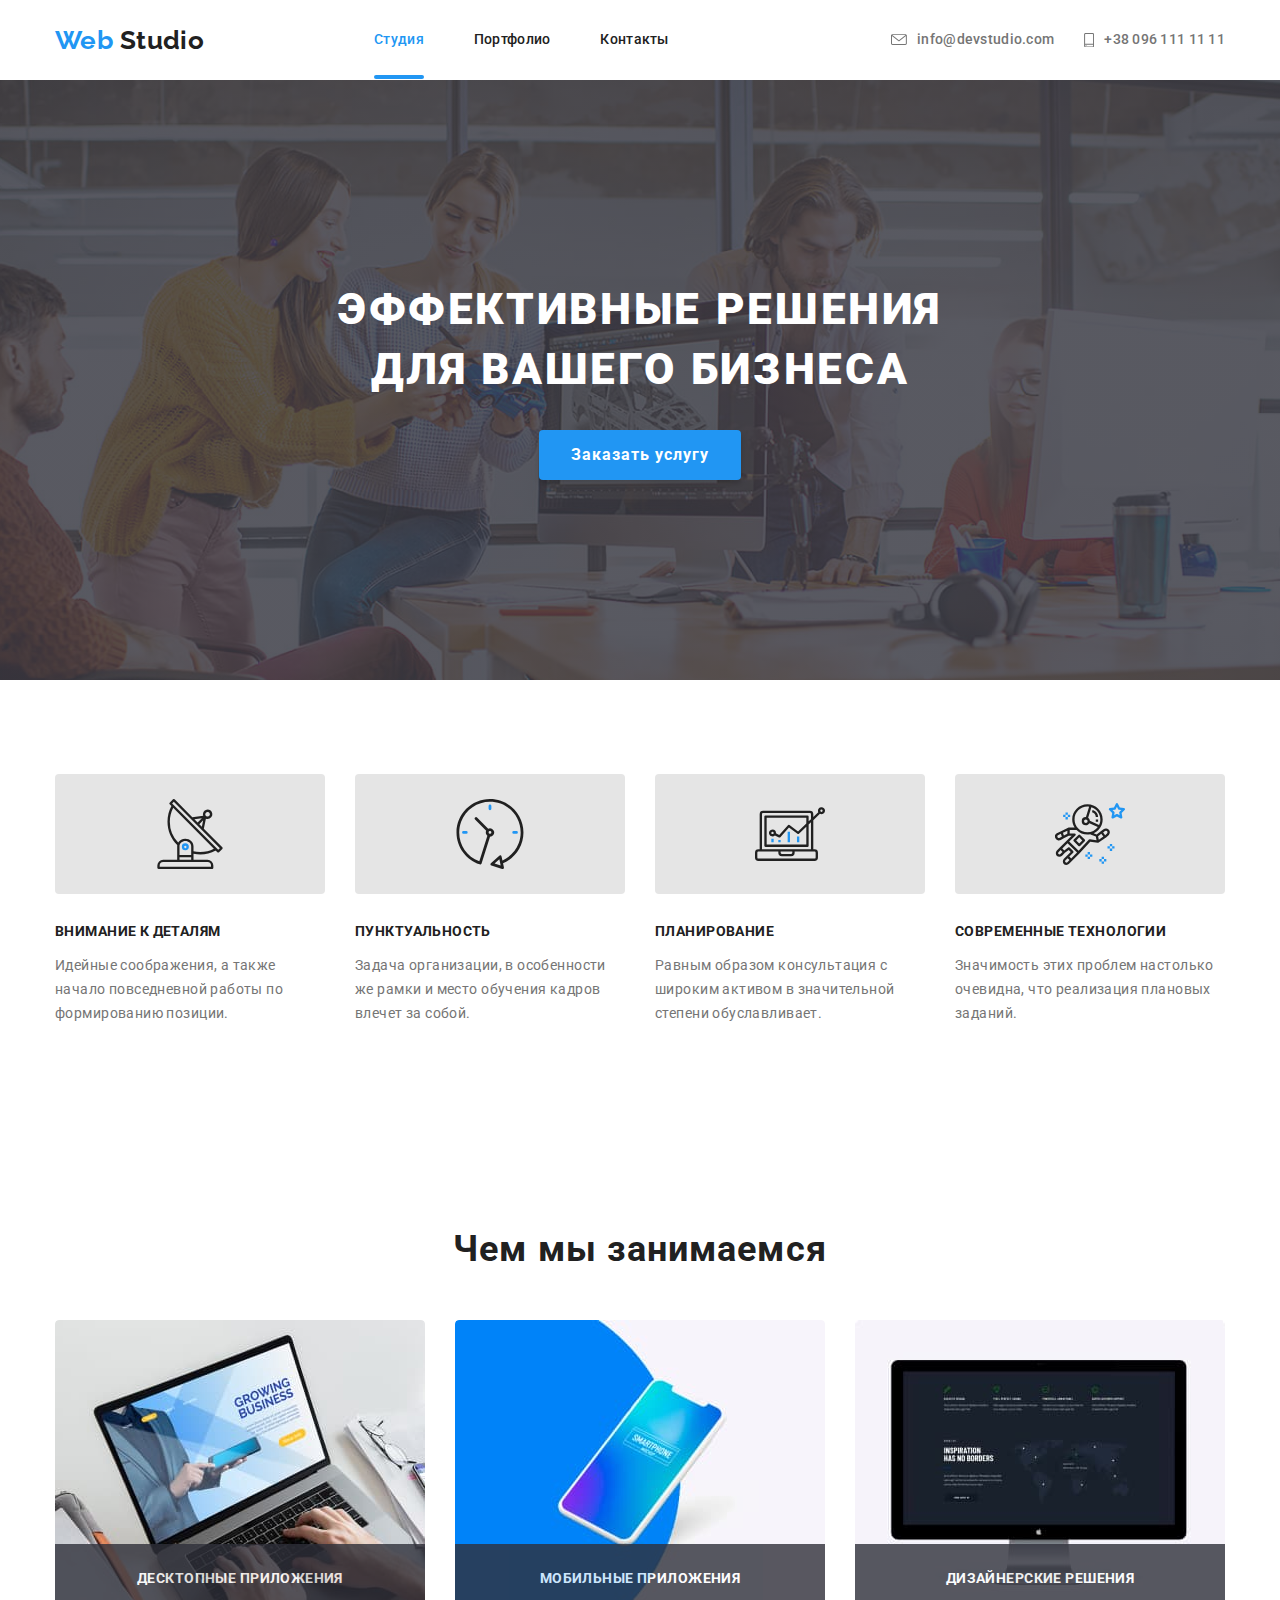
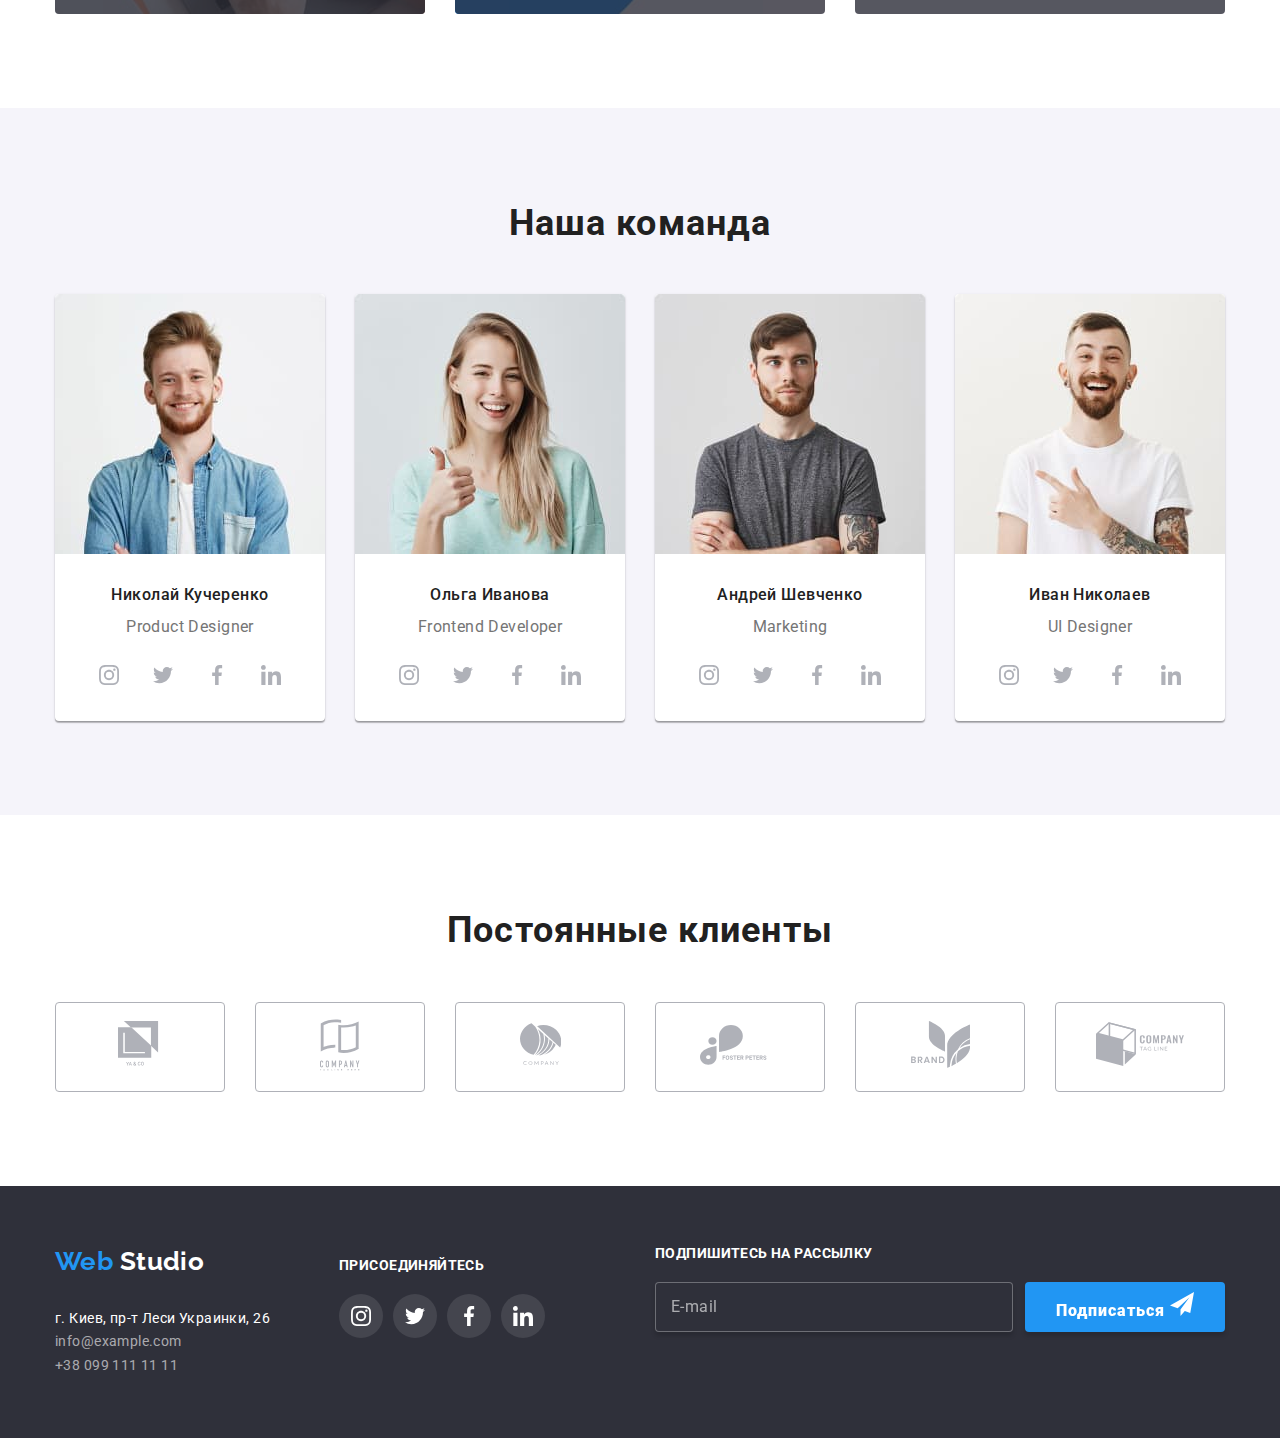
<file: index.html>
<!DOCTYPE html>
<html lang="ru">
  <head>
    <meta charset="UTF-8" />
    <meta name="viewport" content="width=device-width, initial-scale=1.0" />
    <title lang="en">Web Studio</title>
    <link
      href="https://fonts.googleapis.com/css2?family=Raleway:wght@700&family=Roboto:wght@400;500;700;900&display=swap"
      rel="stylesheet"
    />
    <!-- <link
      rel="stylesheet"
      href="https://cdnjs.cloudflare.com/ajax/libs/modern-normalize/0.6.0/modern-normalize.min.css"
    /> -->
    <!-- <link rel="stylesheet" href="./css/styles.css" /> -->
    <link rel="stylesheet" href="./css/main.min.css" />
  </head>

  <body>
    <header class="page-header">
      <div class="container">
        <nav class="main-nav">
          <a href="./index.html" lang="en" class="logo"
            ><span class="logo-accent">Web</span> Studio</a
          >
          <button
            type="button"
            class="menu-button is-open"
            aria-expanded="false"
            aria-controls="menu-container"
            data-menu-button
          >
            <svg
              width="40"
              height="40"
              aria-label="Переключатель мобильного меню"
            >
              <use class="icon-cross" href="./images/sprite.svg#cross"></use>
              <use class="icon-menu" href="./images/sprite.svg#menu"></use>
            </svg>
          </button>
        
        <div class="menu-container" data-menu>
          <menu class="site-menu">
            <li class="site-menu-item">
              <div class="current-page">
                <a href="./index.html" class="site-menu-ref">Студия</a>
              </div>
            </li>
            <li class="site-menu-item">
              <div>
                <a href="./portfolio.html" class="site-menu-ref">Портфолио</a>
              </div>
            </li>
            <li class="site-menu-item">
              <div>
                <a href="" class="site-menu-ref">Контакты</a>
              </div>
            </li>
          </menu>

          <ul class="contacts">
            <li>
              <a href="mailto:info@devstudio.com" class="contacts-ref">
                <!-- <img src="./images/icon-envelope.svg" alt="Почта компании" /> -->
                <svg class="mailto" width="16" height="11.2">
                  <use href="./images/sprite.svg#icon-mailto"></use>
                </svg>
                info@devstudio.com</a
              >
            </li>

            <li>
              <a href="tel:+380961111111" class="contacts-ref">
                <!-- <img src="./images/smartphone.svg" alt="Телефон компании" /> -->
                <svg class="tel" width="10" height="14.94">
                  <use href="./images/sprite.svg#icon-tel"></use>
                </svg>
                +38 096 111 11 11</a
              >
            </li>
          </ul>
          </div>
        </nav>
      </div></div>
    </header>

    <main>
      <!-- Герой-->
      <section>
        <div class="overlay">
          <h1>эффективные решения для вашего бизнеса</h1>
          <button type="button" class="hero-button" data-modal-open>
            Заказать услугу
          </button>
        </div>
      </section>

      <!-- Акценты в работе -->
      <section class="work-accents">
        <div class="container">
          <h2 class="visually-hidden">Акценты в работе</h2>
          <ul>
            <li class="work-card">
              <!-- <img
                src="./images/vector-1.svg"
                height="70"
                alt="Изображение антенны"
              /> -->
              <div class="work-pic">
                <svg>
                  <use href="./images/sprite.svg#icon-vector-1"></use>
                </svg>
              </div>
              <h3>Внимание к деталям</h3>
              <p class="work-accents-p">
                Идейные соображения, а также начало повседневной работы по
                формированию позиции.
              </p>
            </li>
            <li class="work-card">
              <!-- <img
                src="./images/vector-2.svg"
                height="70"
                alt="Изображение с часами"
              /> -->
              <div class="work-pic">
                <svg>
                  <use href="./images/sprite.svg#icon-vector-2"></use>
                </svg>
              </div>
              <h3>Пунктуальность</h3>
              <p class="work-accents-p">
                Задача организации, в особенности же рамки и место обучения
                кадров влечет за собой.
              </p>
            </li>
            <li class="work-card">
              <!-- <img
                src="./images/vector-3.svg"
                height="70"
                alt="Изображение с диаграммой"
              /> -->
              <div class="work-pic">
                <svg>
                  <use href="./images/sprite.svg#icon-vector-3"></use>
                </svg>
              </div>
              <h3>Планирование</h3>
              <p class="work-accents-p">
                Равным образом консультация с широким активом в значительной
                степени обуславливает.
              </p>
            </li>
            <li class="work-card">
              <!-- <img
                src="./images/astronaut.svg"
                height="70"
                alt="Изображение астронавта"
              /> -->
              <div class="work-pic">
                <svg>
                  <use href="./images/sprite.svg#icon-vector-4"></use>
                </svg>
              </div>
              <h3>Современные технологии</h3>
              <p class="work-accents-p">
                Значимость этих проблем настолько очевидна, что реализация
                плановых заданий.
              </p>
            </li>
          </ul>
        </div>
      </section>

      <!-- Чем мы занимаемся -->
      <section class="applications">
        <div class="container">
          <h2>Чем мы занимаемся</h2>
          <ul>
            <li>
              <img src="./images/box-1.jpg" alt="Картинка с ноутбуком" />
              <h3 class="applications-header">Десктопные приложения</h3>
            </li>
            <li>
              <img src="./images/box-2.jpg" alt="Картинка со смартфоном" />
              <h3 class="applications-header">Мобильные приложения</h3>
            </li>
            <li>
              <img src="./images/box-3.jpg" alt="Монитор" />
              <h3 class="applications-header">Дизайнерские решения</h3>
            </li>
          </ul>
        </div>
      </section>

      <!-- Список членов команды -->
      <section class="teampeople">
        <div class="container">
          <h2>Наша команда</h2>
          <ul class="teampeople-list">
            <li class="teampeople-card">
             <picture>
               <source srcset="./images/img-1m.jpg 1x,
                              ./images/img-1m@2x.jpg 2x" media="(max-width: 1199px)"> 
               <source srcset="./images/img-1.jpg 1x,
                              ./images/img-1@2x.jpg 2x" media="(min-width: 1200px)"> 
                <img src="./images/img-1m.jpg" alt="Симпатяга 1" />
             </picture>
              <h3 lang="en">Николай Кучеренко</h3>
              <p lang="en">Product Designer</p>
                <ul>
                  <li class="teampeople-icons icon-inst">
                    <a href="https://www.instagram.com/" target="_blank" aria-label="Ссылка на Instagram">
                      <svg>
                        <use href="./images/sprite.svg#icon-inst"></use>
                      </svg>
                    </a>
                  </li>
                  <li class="teampeople-icons icon-twitter">
                    <a href="https://www.twitter.com/" target="_blank" aria-label="Ссылка на Twitter">
                      <svg>
                        <use href="./images/sprite.svg#icon-twitter"></use>
                      </svg>
                    </a>
                  </li>
                  <li class="teampeople-icons icon-facebook">
                    <a href="https://www.facebook.com/" target="_blank" aria-label="Ссылка на Facebook">
                      <svg>
                        <use href="./images/sprite.svg#icon-facebook"></use>
                      </svg>
                    </a>
                  </li>
                  <li class="teampeople-icons icon-linkedin">
                    <a href="https://www.linkedin.com/" target="_blank" aria-label="Ссылка на LinkedIn">
                      <svg>
                        <use href="./images/sprite.svg#icon-linkedin"></use>
                      </svg>
                    </a>
                  </li>
                </ul>
            </li>
            <li class="teampeople-card">
              <picture>
                <source srcset="./images/img-2m.jpg 1x,
                                            ./images/img-2m@2x.jpg 2x" media="(max-width: 1199px)">
                <source srcset="./images/img-2.jpg 1x,
                                            ./images/img-2@2x.jpg 2x" media="(min-width: 1200px)">
                <img src="./images/img-2m.jpg" alt="Симпатяга 2" />
              </picture>
              <h3 lang="en">Ольга Иванова</h3>
              <p lang="en">Frontend Developer</p>
              <ul>
                <li class="teampeople-icons icon-inst">
                  <a href="https://www.instagram.com/" target="_blank" aria-label="Ссылка на Instagram">
                    <svg>
                      <use href="./images/sprite.svg#icon-inst"></use>
                    </svg>
                  </a>
                </li>
                <li class="teampeople-icons icon-twitter">
                  <a href="https://www.twitter.com/" target="_blank" aria-label="Ссылка на Twitter">
                    <svg>
                      <use href="./images/sprite.svg#icon-twitter"></use>
                    </svg>
                  </a>
                </li>
                <li class="teampeople-icons icon-facebook">
                  <a href="https://www.facebook.com/" target="_blank" aria-label="Ссылка на Facebook">
                    <svg>
                      <use href="./images/sprite.svg#icon-facebook"></use>
                    </svg>
                  </a>
                </li>
                <li class="teampeople-icons icon-linkedin">
                  <a href="https://www.linkedin.com/" target="_blank" aria-label="Ссылка на LinkedIn">
                    <svg>
                      <use href="./images/sprite.svg#icon-linkedin"></use>
                    </svg>
                  </a>
                </li>
              </ul>
            </li>
            <li class="teampeople-card">
              <picture>
                <source srcset="./images/img-3m.jpg 1x,
                                            ./images/img-3m@2x.jpg 2x" media="(max-width: 1199px)">
                <source srcset="./images/img-3.jpg 1x,
                                            ./images/img-3@2x.jpg 2x" media="(min-width: 1200px)">
                <img src="./images/img-3m.jpg" alt="Симпатяга 3" />
              </picture>
              <h3 lang="en">Андрей Шевченко</h3>
              <p lang="en">Marketing</p>
              <ul>
                <li class="teampeople-icons icon-inst">
                  <a href="https://www.instagram.com/" target="_blank" aria-label="Ссылка на Instagram">
                    <svg>
                      <use href="./images/sprite.svg#icon-inst"></use>
                    </svg>
                  </a>
                </li>
                <li class="teampeople-icons icon-twitter">
                  <a href="https://www.twitter.com/" target="_blank" aria-label="Ссылка на Twitter">
                    <svg>
                      <use href="./images/sprite.svg#icon-twitter"></use>
                    </svg>
                  </a>
                </li>
                <li class="teampeople-icons icon-facebook">
                  <a href="https://www.facebook.com/" target="_blank" aria-label="Ссылка на Facebook">
                    <svg>
                      <use href="./images/sprite.svg#icon-facebook"></use>
                    </svg>
                  </a>
                </li>
                <li class="teampeople-icons icon-linkedin">
                  <a href="https://www.linkedin.com/" target="_blank" aria-label="Ссылка на LinkedIn">
                    <svg>
                      <use href="./images/sprite.svg#icon-linkedin"></use>
                    </svg>
                  </a>
                </li>
              </ul>
            </li>
            <li class="teampeople-card">
              <picture>
                <source srcset="./images/img-4m.jpg 1x,
                                            ./images/img-4m@2x.jpg 2x" media="(max-width: 1199px)">
                <source srcset="./images/img-4.jpg 1x,
                                            ./images/img-4@2x.jpg 2x" media="(min-width: 1200px)">
                <img src="./images/img-4m.jpg" alt="Симпатяга 4" />
              </picture>
              <h3 lang="en">Иван Николаев</h3>
              <p lang="en">UI Designer</p>
              <ul>
                <li class="teampeople-icons icon-inst">
                  <a href="https://www.instagram.com/" target="_blank" aria-label="Ссылка на Instagram">
                    <svg>
                      <use href="./images/sprite.svg#icon-inst"></use>
                    </svg>
                  </a>
                </li>
                <li class="teampeople-icons icon-twitter">
                  <a href="https://www.twitter.com/" target="_blank" aria-label="Ссылка на Twitter">
                    <svg>
                      <use href="./images/sprite.svg#icon-twitter"></use>
                    </svg>
                  </a>
                </li>
                <li class="teampeople-icons icon-facebook">
                  <a href="https://www.facebook.com/" target="_blank" aria-label="Ссылка на Facebook">
                    <svg>
                      <use href="./images/sprite.svg#icon-facebook"></use>
                    </svg>
                  </a>
                </li>
                <li class="teampeople-icons icon-linkedin">
                  <a href="https://www.linkedin.com/" target="_blank" aria-label="Ссылка на LinkedIn">
                    <svg>
                      <use href="./images/sprite.svg#icon-linkedin"></use>
                    </svg>
                  </a>
                </li>
              </ul>
            </li>
          </ul>
        </div>
      </section>

      <!-- Постоянные клиенты -->
      <section class="clients">
        <div class="container">
          <h2 class="clients-header">Постоянные клиенты</h2>
          <ul class="clients-list">
            <li class="clients-card">
              <a class="clients-link" href="">
                <!-- <img src="./images/logo-1.svg" alt="1" /> -->
                <svg class="clients-logo logo-1">
                  <use href="./images/sprite.svg#icon-logo-1"></use>
                </svg>
              </a>
            </li>
            <li class="clients-card">
              <a class="clients-link" href="">
                <!-- <img src="./images/logo-2.svg" alt="2" /> -->
                <svg class="clients-logo logo-2">
                  <use href="./images/sprite.svg#icon-logo-2"></use>
                </svg>
              </a>
            </li>
            <li class="clients-card">
              <a class="clients-link" href="">
                <!-- <img src="./images/logo-3.svg" alt="3" /> -->
                <svg class="clients-logo logo-3">
                  <use href="./images/sprite.svg#icon-logo-3"></use>
                </svg>
              </a>
            </li>
            <li class="clients-card">
              <a class="clients-link" href="">
                <!-- <img src="./images/logo-4.svg" alt="4" /> -->
                <svg class="clients-logo logo-4">
                  <use href="./images/sprite.svg#icon-logo-4"></use>
                </svg>
              </a>
            </li>
            <li class="clients-card">
              <a class="clients-link" href="">
                <!-- <img src="./images/logo-5.svg" alt="5" /> -->
                <svg class="clients-logo logo-5">
                  <use href="./images/sprite.svg#icon-logo-5"></use>
                </svg>
              </a>
            </li>
            <li class="clients-card">
              <a class="clients-link" href="">
                <!-- <img src="./images/logo-6.svg" alt="6" /> -->
                <svg class="clients-logo logo-6">
                  <use href="./images/sprite.svg#icon-logo-6"></use>
                </svg>
              </a>
            </li>
          </ul>
        </div>
      </section>
    </main>

    <!-- Модальное окно -->
    <div class="backdrop is-hidden" data-modal>
      <div class="modal">
        <button class="button-close" data-modal-close>
          <svg class="icon-close">
            <use href="./images/sprite.svg#icon-close"></use>
          </svg>
        </button>
        <p>Оставьте свои данные, мы вам перезвоним</p>
        <form class="form client-form" autocomplete="off">
          <label class="form-field">
            <input class="form-input" type="text" name="name" placeholder=" " />
            <span class="form-label" for="name">Имя</span>
            <span class="client-form-icon"
              ><svg class="form-icon" width="12" height="12">
                <use href="./images/sprite.svg#form-icon-1"></use>
              </svg>
            </span>
          </label>

          <label class="form-field">
            <input class="form-input" type="tel" name="tel" placeholder=" " />
            <span class="form-label" for="tel">Телефон</span>
            <span class="client-form-icon"
              ><svg class="form-icon" width="18" height="18">
                <use href="./images/sprite.svg#form-icon-2"></use>
              </svg>
            </span>
          </label>

          <label class="form-field">
            <input
              class="form-input"
              type="mailto"
              name="mail"
              placeholder=" "
            />
            <span class="form-label" for="mail">Почта</span>
            <span class="client-form-icon"
              ><svg class="form-icon" width="17" height="12">
                <use href="./images/sprite.svg#form-icon-3"></use>
              </svg>
            </span>
          </label>

          <label class="form-field">
            <textarea
              class="form-textarea"
              name="comment"
              placeholder=" "
            ></textarea>
            <span class="form-label-textarea" for="comment">Комментарий</span>
          </label>

          <label class="form-field label">
            <input
              class="checkbox visually-hidden"
              class="form-input"
              type="checkbox"
              name="policy"
              value="accept_policy"
            />
            <span class="form-icon-check"></span>
            <span class="form-label-policy" for="policy"
              >Соглашаюсь с рассылкой и принимаю
              <a href="">Условия договора</a></span
            >
          </label>
          <button type="submit">Отправить</button>
        </form>
      </div>
    </div>

    <!-- Футер -->
    <footer class="page-footer">
      <div class="container">
       <div class="page-footer-items">
          <div class="contact-info">
            <div class="studio-info">
              <a href="./index.html" lang="en" class="logo"><span class="logo-accent">Web</span> Studio</a>
              <address>
                <ul>
                  <li class="footer-address">
                    <a href="">г. Киев, пр-т Леси Украинки, 26</a>
                  </li>
                  <li class="footer-address-box">
                    <a href="">info@example.com</a>
                  </li>
                  <li class="footer-address-box">
                    <a href="">+38 099 111 11 11</a>
                  </li>
                </ul>
              </address>
            </div>
          
            <!-- Ссылки на соцсети -->
            <div class="social-links">
              <b>присоединяйтесь</b>
              <ul class="footer-social-links">
                <li class="social-links-icons">
                  <a href="https://www.instagram.com/" target="_blank" aria-label="Ссылка на Instagram">
                    <svg>
                      <use href="./images/sprite.svg#icon-inst"></use>
                    </svg>
                  </a>
                </li>
                <li class="social-links-icons icon-twitter-f">
                  <a href="https://www.twitter.com/" target="_blank" aria-label="Ссылка на Twitter">
                    <svg>
                      <use href="./images/sprite.svg#icon-twitter"></use>
                    </svg>
                  </a>
                </li>
                <li class="social-links-icons icon-facebook-f">
                  <a href="https://www.facebook.com/" target="_blank" aria-label="Ссылка на Facebook">
                    <svg>
                      <use href="./images/sprite.svg#icon-facebook"></use>
                    </svg>
                  </a>
                </li>
                <li class="social-links-icons icon-linkedin-f">
                  <a href="https://www.linkedin.com/" target="_blank" aria-label="Ссылка на LinkedIn">
                    <svg>
                      <use href="./images/sprite.svg#icon-linkedin"></use>
                    </svg>
                  </a>
                </li>
              </ul>
            </div>
          </div>
          
          <!-- Подписка -->
          <div class="subscription">
            <b>Подпишитесь на рассылку</b>
            <form class="subscr-input" for="">
              <input type="mailto" class="email" placeholder=" " name="subscr-input" />
              <label class="email-label">E-mail</label>
              <button type="button" class="mail-button">
                Подписаться
                <svg width="24" height="24">
                  <use href="./images/sprite.svg#icon-send"></use>
                </svg>
              </button>
            </form>
          </div>
       </div>
      </div>
    </footer>

    <!-- Вспомогательный скрипт-->
    <script>
      const refs = {
        openModalBtn: document.querySelector("[data-modal-open]"),
        closeModalBtn: document.querySelector("[data-modal-close]"),
        modal: document.querySelector("[data-modal]"),
      };

      refs.openModalBtn.addEventListener("click", toggleModal);
      refs.closeModalBtn.addEventListener("click", toggleModal);

      function toggleModal() {
        document.body.classList.toggle("modal-open");
        refs.modal.classList.toggle("is-hidden");
      }
    </script>
    <!-- <script>
      (() => {
        document
          .querySelector(".js-speaker-form")
          .addEventListener("submit", (e) => {
            e.preventDefault();

            new FormData(e.currentTarget).forEach((value, name) =>
              console.log(`${name}: ${value}`)
            );

            e.currentTarget.reset();
          });
      })();
    </script> -->
    <script>
      (() => {
        const menuBtnRef = document.querySelector("[data-menu-button]");
        const mobileMenuRef = document.querySelector("[data-menu]");

        menuBtnRef.addEventListener("click", () => {
          const expanded =
            menuBtnRef.getAttribute("aria-expanded") === "true" || false;

          menuBtnRef.classList.toggle("is-open");
          menuBtnRef.setAttribute("aria-expanded", !expanded);

          mobileMenuRef.classList.toggle("is-open");
        });
      })();
    </script>
  </body>
</html>
</file>
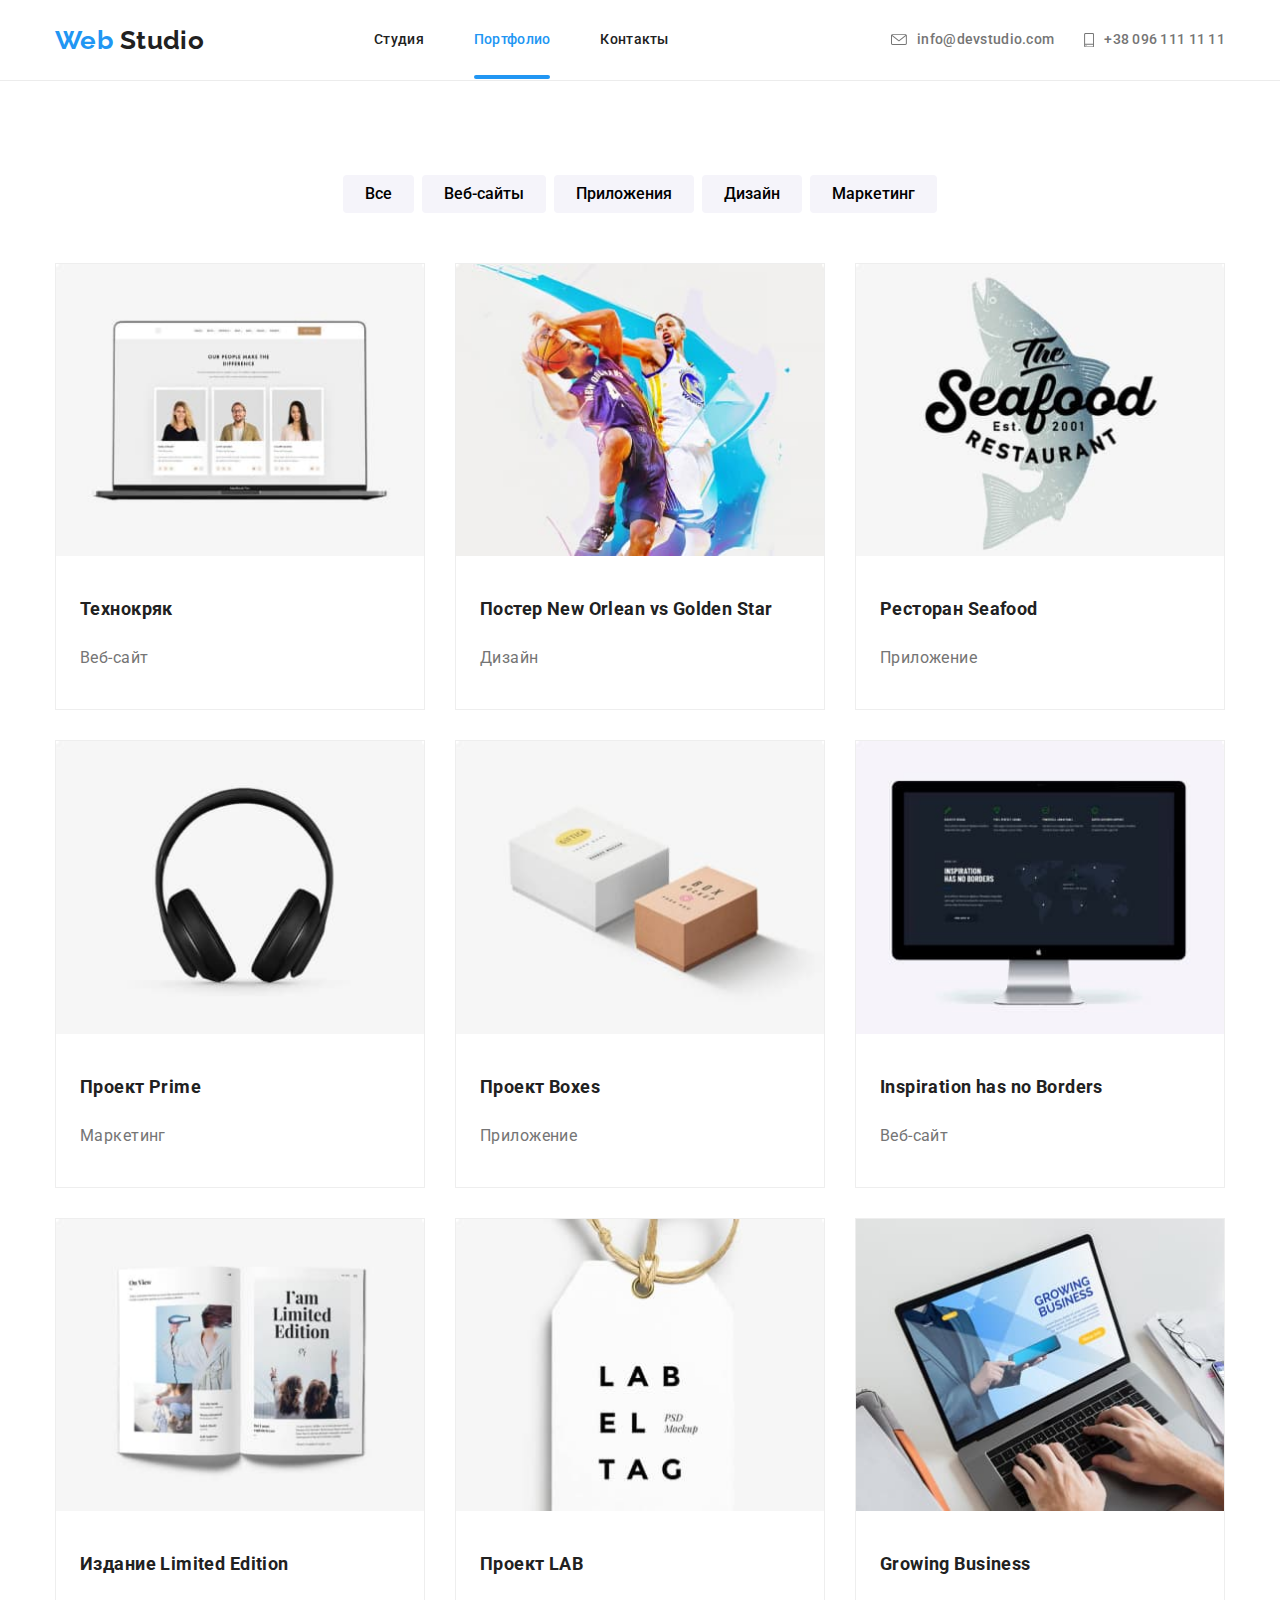
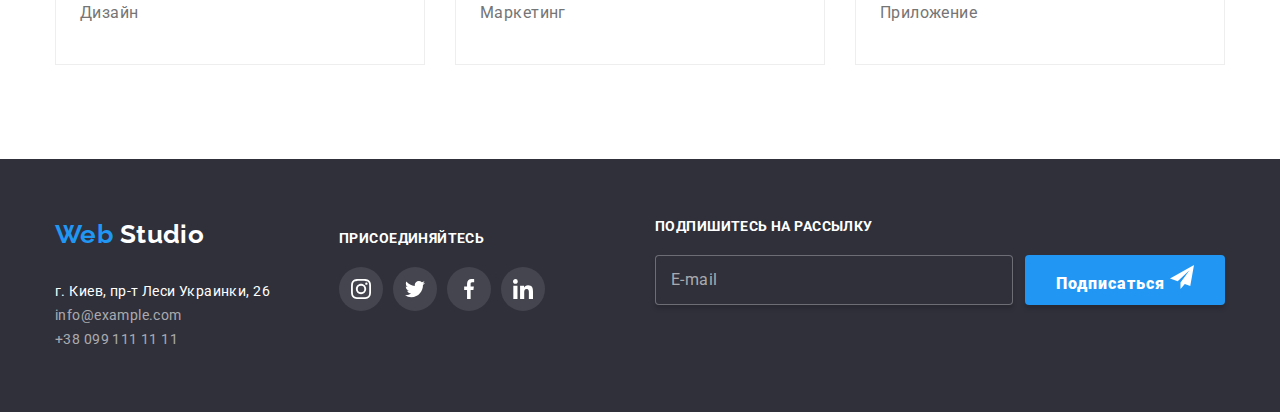
<file: portfolio.html>
<!DOCTYPE html>
<html lang="ru">
  <head>
    <meta charset="UTF-8" />
    <meta name="viewport" content="width=device-width, initial-scale=1.0" />
    <title lang="en">Web Studio</title>
    <link
      href="https://fonts.googleapis.com/css2?family=Raleway:wght@700&family=Roboto:wght@400;500;700;900&display=swap"
      rel="stylesheet"
    />
    <!-- <link
      rel="stylesheet"
      href="https://cdnjs.cloudflare.com/ajax/libs/modern-normalize/0.6.0/modern-normalize.min.css"
    /> -->
    <!-- <link rel="stylesheet" href="./css/styles.css" /> -->
    <link rel="stylesheet" href="./css/portfolio.min.css" />
  </head>

  <body>
    <header class="page-header header">
      <div class="container">
        <nav class="main-nav">
          <a href="./index.html" lang="en" class="logo"><span class="logo-accent">Web</span> Studio</a>
          <button type="button" class="menu-button is-open" aria-expanded="false" aria-controls="menu-container"
            data-menu-button>
            <svg width="40" height="40" aria-label="Переключатель мобильного меню">
              <use class="icon-cross" href="./images/sprite.svg#cross"></use>
              <use class="icon-menu" href="./images/sprite.svg#menu"></use>
            </svg>
          </button>
    
          <div class="menu-container" data-menu>
            <menu class="site-menu">
              <li class="site-menu-item">
                <div>
                  <a href="./index.html" class="site-menu-ref">Студия</a>
                </div>
              </li>
              <li class="site-menu-item">
                <div class="current-page">
                  <a href="./portfolio.html" class="site-menu-ref">Портфолио</a>
                </div>
              </li>
              <li class="site-menu-item">
                <div>
                  <a href="" class="site-menu-ref">Контакты</a>
                </div>
              </li>
            </menu>
    
            <ul class="contacts">
              <li>
                <a href="mailto:info@devstudio.com" class="contacts-ref">
                  <!-- <img src="./images/icon-envelope.svg" alt="Почта компании" /> -->
                  <svg class="mailto" width="16" height="11.2">
                    <use href="./images/sprite.svg#icon-mailto"></use>
                  </svg>
                  info@devstudio.com</a>
              </li>
            
              <li>
                <a href="tel:+380961111111" class="contacts-ref">
                  <!-- <img src="./images/smartphone.svg" alt="Телефон компании" /> -->
                  <svg class="tel" width="10" height="14.94">
                    <use href="./images/sprite.svg#icon-tel"></use>
                  </svg>
                  +38 096 111 11 11</a>
              </li>
            </ul>
          </div>
        </nav>
      </div>
      </div>
    </header>
    <main>
      <section class="portfolio-works">
        <div class="container">
          <h1 class="visually-hidden">Портфолио работ</h1>
          <menu class="portfolio-navigation">
            <li class="portfolio-navigation-item">
              <button type="button">Все</button>
            </li>
            <li class="portfolio-navigation-item">
              <button type="button">Веб-сайты</button>
            </li>
            <li class="portfolio-navigation-item">
              <button type="button">Приложения</button>
            </li>
            <li class="portfolio-navigation-item">
              <button type="button">Дизайн</button>
            </li>
            <li class="portfolio-navigation-item">
              <button type="button">Маркетинг</button>
            </li>
          </menu>
          <ul class="portfolio-works-list">
            <li class="portfolio-works-list-item">
              <a class="works-ref" href="">
                <div class="portfolio-works-pic">
                  <img                   
              srcset="
              ./images/pr-1.jpg 1x,
              ./images/pr-1@2x.jpg 2x
              "
              src="./images/pr-1.jpg"
                    alt="Изображение ноутбука"
                    class="portfolio-works-image"
                  />
                  <p class="hover-text">
                    <span
                      >Технокряк это современная площадка распространения
                      коронавируса. Компании используют эту платформу для
                      цифрового шпионажа и атак на защищённые сервера
                      конкурентов.</span
                    >
                  </p>
                </div>
                <div class="portfolio-works-info">
                  <h2>Технокряк</h2>
                  <p class="portfolio-works-p">Веб-сайт</p>
                </div>
              </a>
            </li>
            <li class="portfolio-works-list-item">
              <a class="works-ref" href="">
                <div class="portfolio-works-pic">
                  <img
                  srcset="
              ./images/pr-2.jpg 1x,
              ./images/pr-2@2x.jpg 2x
              "
                    src="./images/pr-2.jpg"
                    alt="Новый Орлеан, Золотые Звезды"
                    class="portfolio-works-image"
                  />
                  <p class="hover-text">
                    <span
                      >Технокряк это современная площадка распространения
                      коронавируса. Компании используют эту платформу для
                      цифрового шпионажа и атак на защищённые сервера
                      конкурентов.</span
                    >
                  </p>
                </div>

                <div class="portfolio-works-info">
                  <h2>Постер New Orlean vs Golden Star</h2>
                  <p class="portfolio-works-p">Дизайн</p>
                </div>
              </a>
            </li>
            <li class="portfolio-works-list-item">
              <a class="works-ref" href="">
                <div class="portfolio-works-pic">
                  <img
                  srcset="
              ./images/pr-3.jpg 1x,
              ./images/pr-3@2x.jpg 2x
              "
                    src="./images/pr-3.jpg"
                    alt="Ресторан"
                    class="portfolio-works-image"
                  />
                  <p class="hover-text">
                    <span
                      >Технокряк это современная площадка распространения
                      коронавируса. Компании используют эту платформу для
                      цифрового шпионажа и атак на защищённые сервера
                      конкурентов.</span
                    >
                  </p>
                </div>
                <div class="portfolio-works-info">
                  <h2>Ресторан Seafood</h2>
                  <p class="portfolio-works-p">Приложение</p>
                </div>
              </a>
            </li>
            <li class="portfolio-works-list-item">
              <a class="works-ref" href="">
                <div class="portfolio-works-pic">
                  <img
                  srcset="
              ./images/pr-4.jpg 1x,
              ./images/pr-4@2x.jpg 2x
              "
                    src="./images/pr-4.jpg"
                    alt="Проект Прайм"
                    class="portfolio-works-image"
                  />
                  <p class="hover-text">
                    <span
                      >Технокряк это современная площадка распространения
                      коронавируса. Компании используют эту платформу для
                      цифрового шпионажа и атак на защищённые сервера
                      конкурентов.</span
                    >
                  </p>
                </div>
                <div class="portfolio-works-info">
                  <h2>Проект Prime</h2>
                  <p class="portfolio-works-p">Маркетинг</p>
                </div>
              </a>
            </li>
            <li class="portfolio-works-list-item">
              <a class="works-ref" href="">
                <div class="portfolio-works-pic">
                  <img
                  srcset="
              ./images/pr-5.jpg 1x,
              ./images/pr-5@2x.jpg 2x
              "
                    src="./images/pr-5.jpg"
                    alt="Проект Боксез"
                    class="portfolio-works-image"
                  />
                  <p class="hover-text">
                    <span
                      >Технокряк это современная площадка распространения
                      коронавируса. Компании используют эту платформу для
                      цифрового шпионажа и атак на защищённые сервера
                      конкурентов.</span
                    >
                  </p>
                </div>
                <div class="portfolio-works-info">
                  <h2>Проект Boxes</h2>
                  <p class="portfolio-works-p">Приложение</p>
                </div>
              </a>
            </li>
            <li class="portfolio-works-list-item">
              <a class="works-ref" href="">
                <div class="portfolio-works-pic">
                  <img
                  srcset="
              ./images/box-3.jpg 1x,
              ./images/box-3@2x.jpg 2x
              "
                    src="./images/box-3.jpg"
                    alt="Веб-сайт"
                    class="portfolio-works-image"
                  />
                  <p class="hover-text">
                    <span
                      >Технокряк это современная площадка распространения
                      коронавируса. Компании используют эту платформу для
                      цифрового шпионажа и атак на защищённые сервера
                      конкурентов.</span
                    >
                  </p>
                </div>
                <div class="portfolio-works-info">
                  <h2>Inspiration has no Borders</h2>
                  <p class="portfolio-works-p">Веб-сайт</p>
                </div>
              </a>
            </li>
            <li class="portfolio-works-list-item">
              <a class="works-ref" href="">
                <div class="portfolio-works-pic">
                  <img
                  srcset="
              ./images/pr-7.jpg 1x,
              ./images/pr-7@2x.jpg 2x
              "
                    src="./images/pr-7.jpg"
                    alt="Журнал по дизайну"
                    class="portfolio-works-image"
                  />
                  <p class="hover-text">
                    <span
                      >Технокряк это современная площадка распространения
                      коронавируса. Компании используют эту платформу для
                      цифрового шпионажа и атак на защищённые сервера
                      конкурентов.</span
                    >
                  </p>
                </div>
                <div class="portfolio-works-info">
                  <h2>Издание Limited Edition</h2>
                  <p class="portfolio-works-p">Дизайн</p>
                </div>
              </a>
            </li>
            <li class="portfolio-works-list-item">
              <a class="works-ref" href="">
                <div class="portfolio-works-pic">
                  <img
                  srcset="
              ./images/pr-8.jpg 1x,
              ./images/pr-8@2x.jpg 2x
              "
                    src="./images/pr-8.jpg"
                    alt="Изображение этикетки"
                    class="portfolio-works-image"
                  />
                  <p class="hover-text">
                    <span
                      >Технокряк это современная площадка распространения
                      коронавируса. Компании используют эту платформу для
                      цифрового шпионажа и атак на защищённые сервера
                      конкурентов.</span
                    >
                  </p>
                </div>
                <div class="portfolio-works-info">
                  <h2>Проект LAB</h2>
                  <p class="portfolio-works-p">Маркетинг</p>
                </div>
              </a>
            </li>
            <li class="portfolio-works-list-item">
              <a class="works-ref" href="">
                <div class="portfolio-works-pic">
                  <img
                  srcset="
              ./images/box-1.jpg 1x,
              ./images/box-1@2x.jpg 2x
              "
                    src="./images/box-1.jpg"
                    alt="Изображение ноутбука"
                    class="portfolio-works-image"
                  />
                  <p class="hover-text">
                    <span
                      >Технокряк это современная площадка распространения
                      коронавируса. Компании используют эту платформу для
                      цифрового шпионажа и атак на защищённые сервера
                      конкурентов.</span
                    >
                  </p>
                </div>
                <div class="portfolio-works-info">
                  <h2>Growing Business</h2>
                  <p class="portfolio-works-p">Приложение</p>
                </div>
              </a>
            </li>
          </ul>
        </div>
      </section>
    </main>
    <!-- Футер -->
    <footer class="page-footer">
      <div class="container">
        <div class="page-footer-items">
          <div class="contact-info">
            <div class="studio-info">
              <a href="./index.html" lang="en" class="logo"><span class="logo-accent">Web</span> Studio</a>
              <address>
                <ul>
                  <li class="footer-address">
                    <a href="">г. Киев, пр-т Леси Украинки, 26</a>
                  </li>
                  <li class="footer-address-box">
                    <a href="">info@example.com</a>
                  </li>
                  <li class="footer-address-box">
                    <a href="">+38 099 111 11 11</a>
                  </li>
                </ul>
              </address>
            </div>
    
            <!-- Ссылки на соцсети -->
            <div class="social-links">
              <b>присоединяйтесь</b>
              <ul class="footer-social-links">
                <li class="social-links-icons">
                  <a href="https://www.instagram.com/" target="_blank" rel="noreferrer" aria-label="Ссылка на Instagram">
                    <svg>
                      <use href="./images/sprite.svg#icon-inst"></use>
                    </svg>
                  </a>
                </li>
                <li class="social-links-icons icon-twitter-f">
                  <a href="https://www.twitter.com/" target="_blank" rel="noreferrer" aria-label="Ссылка на Twitter">
                    <svg>
                      <use href="./images/sprite.svg#icon-twitter"></use>
                    </svg>
                  </a>
                </li>
                <li class="social-links-icons icon-facebook-f">
                  <a href="https://www.facebook.com/" target="_blank" rel="noreferrer" aria-label="Ссылка на Facebook">
                    <svg>
                      <use href="./images/sprite.svg#icon-facebook"></use>
                    </svg>
                  </a>
                </li>
                <li class="social-links-icons icon-linkedin-f">
                  <a href="https://www.linkedin.com/" target="_blank" rel="noreferrer" aria-label="Ссылка на LinkedIn">
                    <svg>
                      <use href="./images/sprite.svg#icon-linkedin"></use>
                    </svg>
                  </a>
                </li>
              </ul>
            </div>
          </div>
    
          <!-- Подписка -->
          <div class="subscription">
            <b>Подпишитесь на рассылку</b>
            <form class="subscr-input" for="">
              <input type="mailto" class="email" placeholder=" " name="subscr-input" />
              <label class="email-label">E-mail</label>
              <button type="button" class="mail-button">
                Подписаться
                <svg width="24" height="24">
                  <use href="./images/sprite.svg#icon-send"></use>
                </svg>
              </button>
            </form>
          </div>
        </div>
      </div>
    </footer>
    
    <!-- Вспомогательный скрипт -->
    <script>
      (() => {
        const menuBtnRef = document.querySelector("[data-menu-button]");
        const mobileMenuRef = document.querySelector("[data-menu]");

        menuBtnRef.addEventListener("click", () => {
          const expanded =
            menuBtnRef.getAttribute("aria-expanded") === "true" || false;

          menuBtnRef.classList.toggle("is-open");
          menuBtnRef.setAttribute("aria-expanded", !expanded);

          mobileMenuRef.classList.toggle("is-open");
        });
      })();
    </script>
  </body>
</html>
</file>
<file: css/styles.css>
:root {
  --primary-text-color: #212121;
  --ordinary-text-color: #757575;
  --title-text-color: #ffffff;
  --accent-color: #2196f3;
  --background-work-icon-color: #e5e5e5;
  --footer-text-color: rgba(255, 255, 255, 0.6);
  --background-text-color: rgba(33, 150, 243, 0.9);
  --background-footer-color: #2f303a;
  --background-blocks-color: #f5f4fa;
  --svg-color: #afb1b8;

  --tr-duration: 250ms;
  --timing-fn: cubic-bezier(0.4, 0, 0.2, 1);
}

body {
  font-family: Roboto, serif;
  font-weight: 400;
  font-size: 14px;
  line-height: 1.14;
  letter-spacing: 0.03em;
  color: var(--primary-text-color);
}

.container {
  margin-left: auto;
  margin-right: auto;
  width: 1200px;
  padding-left: 15px;
  padding-right: 15px;
}

img {
  display: block;
  max-width: 100%;
  height: auto;
}

h2,
ul,
menu,
p {
  margin-top: 0;
  margin-bottom: 0;
  padding-left: 0;
}

a {
  color: var(--primary-text-color);
}

ul,
menu {
  list-style: none;
}

.visually-hidden {
  position: absolute;
  width: 1px;
  height: 1px;
  margin: -1px;
  border: 0px;
  padding: 0px;
  clip: rect(0 0 0 0);
  overflow: hidden;
}

/* Logo */

.logo-header {
  margin-right: 85px;
}

.logo-header,
.logo-footer {
  font-family: Raleway, sans-serif;
  font-weight: 700;
  font-size: 26px;
  line-height: 1.19;
  text-decoration: none;
}

.logo-accent {
  color: #2196f3;
}

.logo-footer {
  margin-bottom: 10px;
  font-size: 22px;
  line-height: 1.18;
  color: var(--title-text-color);
}

/* Хедер*/

.header {
  border-bottom: 1px solid #ececec;
}

.main-nav {
  display: flex;
  align-items: center;
}

.site-menu {
  display: flex;
  align-items: center;

  font-weight: 500;
  letter-spacing: 0.02em;
}

.site-menu-item {
  position: relative;
}

.site-menu-item:not(:last-child) {
  margin-right: 50px;
}

.site-menu-ref {
  position: relative;
  /* display: block; */
}

.current-page .site-menu-ref {
  color: var(--accent-color);
}

.current-page .site-menu-ref:after {
  position: absolute;
  bottom: 0;

  display: block;
  content: "";
  width: 100%;
  height: 4px;
  border-radius: 2px;

  background-color: var(--accent-color);
}

.contacts {
  display: inline-flex;
  margin-left: auto;

  font-weight: 500;
  letter-spacing: 0.02em;
}

.contacts li + li {
  margin-left: 30px;
}

p,
.contacts-ref {
  color: var(--ordinary-text-color);
}

.site-menu-ref,
.contacts-ref {
  padding-top: 32px;
  padding-bottom: 32px;
  text-decoration: none;
  transition: color var(--tr-duration) var(--timing-fn);
}

.site-menu-ref:hover,
.contacts-ref:hover,
.site-menu-ref:focus,
.contacts-ref:focus {
  color: var(--accent-color);
}

.contacts-ref {
  display: flex;
  align-items: center;
}

.mailto,
.tel {
  margin-right: 10px;

  fill: currentColor;
}

.contacts li:hover {
  fill: var(--accent-color);
}

/* Герой */

.overlay {
  max-width: 1600px;
  height: 600px;
  margin-left: auto;
  margin-right: auto;
  background-image: linear-gradient(
      to right,
      rgba(47, 48, 58, 0.8),
      rgba(47, 48, 58, 0.8)
    ),
    url(../images/header.png);
  background-position: center;
  /* background-repeat: no-repeat; */
  /* background-size: cover; */
}

h1 {
  margin: 0 auto 30px;
  padding-top: 200px;

  color: var(--title-text-color);
  font-weight: 900;
  font-size: 44px;
  line-height: 1.36;
  text-align: center;
  letter-spacing: 0.06em;
  text-transform: uppercase;
}

.overlay > h1 {
  width: 650px;
}

.hero-button {
  display: flex;
  margin-left: auto;
  margin-right: auto;
  padding: 10px 32px;
  align-items: center;

  color: var(--title-text-color);
  background-color: var(--accent-color);
  box-shadow: 0px 4px 4px rgba(0, 0, 0, 0.15);
  border-radius: 4px;
  border: none;

  font-weight: 700;
  font-size: 16px;
  line-height: 1.88;
  letter-spacing: 0.06em;
  cursor: pointer;
}

/* Work */

.work-accents {
  padding-top: 94px;
  padding-bottom: 94px;
}

.work-accents ul {
  display: flex;
  justify-content: space-between;
  padding-left: 0;
}

.work-accents li {
  width: calc((100% - 3 * 30px) / 4);
}

.work-pic {
  display: flex;
  width: 100%;
  height: 120px;
  align-items: center;
  justify-content: center;
  border-radius: 4px;
  background-color: var(--background-work-icon-color);
}
.work-card svg {
  display: flex;
  width: 70px;
  height: 70px;
  background-repeat: no-repeat;
  background-position: center;
}

/* .work-card:before {
  display: block;
  content: "";
  height: 120px;
  background-size: 70px 70px;
  background-repeat: no-repeat;
  background-position: center;

  background-color: var(--background-work-icon-color);
  border-radius: 4px;
} */

/* .work-card:hover:before {
  background-color: var(--accent-color);
} */

.work-accents h3 {
  margin-top: 30px;
  margin-bottom: 10px;

  font-size: inherit;
  line-height: inherit;
  text-transform: uppercase;
}

.work-accents-p {
  line-height: 1.71;
  letter-spacing: 0.03em;
}

/* Чем мы занимаемся */

.applications {
  padding-top: 94px;
  padding-bottom: 94px;
}

.applications h2 {
  margin-bottom: 50px;
}

.applications h2,
.teampeople h2,
.clients h2 {
  font-weight: 700;
  font-size: 36px;
  line-height: 1.17;
  text-align: center;
  letter-spacing: 0.03em;
}

.applications ul {
  display: flex;
  justify-content: space-between;
  padding-left: 0;
}

.applications li {
  position: relative;
  width: 370px;
  display: flex;
  flex-direction: column;

  border-radius: 4px;
  overflow: hidden;
}

.applications img {
  border-top-left-radius: 4px;
  border-top-right-radius: 4px;
  overflow: hidden;
}

.applications-header {
  position: absolute;
  bottom: 0;
  width: 100%;

  margin-top: 0;
  margin-bottom: 0;
  padding-top: 27px;
  padding-bottom: 27px;

  color: var(--title-text-color);
  opacity: 0.8;
  background-color: var(--background-footer-color);

  font-size: inherit;
  font-weight: 700;
  text-align: center;
  letter-spacing: 0.03em;
  text-transform: uppercase;
}

/* Наша команда */

.teampeople {
  padding-top: 94px;
  padding-bottom: 94px;

  background-color: var(--background-blocks-color);
}

.teampeople h2 {
  margin-bottom: 50px;
}

.teampeople ul {
  display: flex;
  justify-content: space-between;
  padding-left: 0;
}

.teampeople-card {
  width: calc((100% - 3 * 30px) / 4);
  padding-bottom: 24px;
  background: #ffffff;
  box-shadow: 0px 2px 1px rgba(0, 0, 0, 0.2), 0px 1px 1px rgba(0, 0, 0, 0.14),
    0px 1px 3px rgba(0, 0, 0, 0.12);
  border-radius: 4px;
  overflow: hidden;
}

.teampeople-card img {
  border-top-left-radius: 4px;
  border-top-right-radius: 4px;
  overflow: hidden;
}

.teampeople h3 {
  margin-top: 30px;
  margin-bottom: 10px;
}

.teampeople h3,
.teampeople p {
  font-size: 16px;
  line-height: 1.36;
  text-align: center;
}

.teampeople p {
  margin-bottom: 16px;
}

.teampeople h3 {
  font-weight: 500;
}

.teampeople-icons-container {
  display: flex;
  justify-content: space-between;
  margin: 0 32px;
}

.teampeople-icons {
  width: 44px;
  height: 44px;
  display: flex;
  justify-content: center;
  align-items: center;
  border-radius: 50%;

  background-color: transparent;
  fill: var(--svg-color);
  transition: background-color var(--tr-duration) var(--timing-fn),
    fill var(--tr-duration) var(--timing-fn);
}

.teampeople-icons:not(:last-child) {
  margin-right: 10px;
}

.teampeople-icons > a {
  fill: inherit;
}

.teampeople-icons svg {
  width: 20px;
  height: 20px;
  display: flex;
  justify-content: center;
  align-items: center;
}

.teampeople-icons:hover,
.teampeople-icons:focus {
  background-color: var(--accent-color);
  fill: var(--title-text-color);
  cursor: pointer;
}

/* Постоянные клиенты */

.clients {
  padding-top: 94px;
  padding-bottom: 94px;
}

.clients-header {
  margin-bottom: 50px;
}

.clients-list {
  display: flex;
  justify-content: space-between;
  padding-left: 0;
}

.clients-card {
  width: 170px;
  height: 90px;
  display: flex;
  justify-content: center;
  align-items: center;

  border: 1px solid var(--svg-color);
  border-radius: 4px;
  fill: var(--svg-color);
  transition: border-color var(--tr-duration) var(--timing-fn),
    fill var(--tr-duration) var(--timing-fn);
}

.clients-link {
  fill: inherit;
}

.clients-card:hover,
.clients-card:focus {
  border-color: var(--accent-color);
  fill: var(--accent-color);
  cursor: pointer;
}

/* .clients-logo {
  width: 90px;
  height: 52px;
  display: flex;
  justify-content: center;
  align-items: center;
} */

.logo-1 {
  width: 44px;
  height: 49px;
}

.logo-2 {
  width: 40px;
  height: 52px;
}

.logo-3 {
  width: 41px;
  height: 43px;
}

.logo-4 {
  width: 80px;
  height: 42px;
}

.logo-5 {
  width: 59px;
  height: 47px;
}

.logo-6 {
  width: 88px;
  height: 45px;
}

/* Модальное окно */
.backdrop {
  position: fixed;
  top: 0;
  left: 0;
  width: 100%;
  height: 100%;

  background-color: var(--background-text-color);
  opacity: 1;

  transition: opacity var(--tr-duration) var(--timing-fn);
}

.backdrop.is-hidden {
  opacity: 0;
  pointer-events: none;
}

.backdrop.is-hidden .modal {
  transform: translateX(-50%) scale(0.7);
}

.modal {
  position: absolute;
  top: 50%;
  left: 50%;
  transform: translate(-50%, -50%) scale(1);

  width: 528px;
  height: 581px;
  padding: 40px;
  /* left: 536px;
  top: 221px; */

  background-color: var(--title-text-color);
  box-shadow: 0px 2px 1px rgba(0, 0, 0, 0.2), 0px 1px 1px rgba(0, 0, 0, 0.14),
    0px 1px 3px rgba(0, 0, 0, 0.12);
  border-radius: 4px;

  transition: transform var(--tr-duration) var(--timing-fn);
}

/* Контент модалки */
.button-close {
  position: absolute;
  top: -10px;
  right: -10px;

  width: 30px;
  height: 30px;
  margin: 0;
  padding: 0;
  border: none;
  border-radius: 50%;

  box-shadow: 0px 2px 1px rgba(0, 0, 0, 0.2), 0px 1px 1px rgba(0, 0, 0, 0.14),
    0px 1px 3px rgba(0, 0, 0, 0.12);
  background-color: var(--title-text-color);
  cursor: pointer;
}

.icon-close {
  width: 11px;
  height: 11px;
  fill: #000000;
}

.modal > p {
  margin-bottom: 30px;
  font-weight: bold;
  font-size: 20px;
  line-height: 23px;
  text-align: center;

  color: var(--primary-text-color);
}

.form-field {
  position: relative;
  display: block;
}

.form-field:not(:last-of-type) {
  display: flex;
  flex-direction: column;
  margin-bottom: 28px;
}

/* .form-field:hover > .form-label {
  color: var(--accent-color);
} */

/* .form-field:hover > .form-input {
  border-color: var(--accent-color);
} */

.form-input,
.form-textarea {
  margin: 0;
  border-radius: 4px;
  border: 1px solid rgba(33, 33, 33, 0.2);
}

.form-input {
  padding: 12px 18px 12px 42px;
}

.form-field:focus-within > .form-input,
.form-field:focus-within > .form-textarea {
  outline: none;
  border-color: var(--accent-color);
}

.form-label,
.form-label-textarea {
  position: absolute;
  top: 50%;
  left: 42px;

  color: var(--ordinary-text-color);
  letter-spacing: 0.01em;

  transition: transform var(--tr-duration) var(--timing-fn),
    color var(--tr-duration) var(--timing-fn);
}

.form-label {
  transform: translateY(-50%);
}

.form-textarea {
  resize: none;
  height: 120px;
  padding: 12px 16px;
}

.form-textarea + .form-label-textarea {
  position: absolute;
  top: 12px;
  left: 16px;
}

.form-field:focus-within > .form-label,
.form-input:not(:placeholder-shown) + .form-label {
  color: var(--accent-color);
  transform: translate(-26px, -40px);
}

.form-field:focus-within > .form-label-textarea,
.form-input:not(:placeholder-shown) + .form-label-textarea {
  color: var(--accent-color);
  transform: translateY(-33px);
}

/* textarea:focus + .form-label {
  transform: translate(0 -28px);
} */

.label {
  margin-bottom: 30px;
}

.form-label-policy {
  color: var(--ordinary-text-color);
  line-height: 1.71;
}

.form-label-policy > a {
  color: var(--accent-color);
}

.client-form-icon {
  position: absolute;
  top: 50%;
  left: 19px;

  display: flex;
  justify-content: center;
  align-items: center;
  width: 18px;
  height: 18px;
  transform: translateY(-50%);
}

.form-icon {
  /* width: 18px;
  height: 18px; */
  fill: var(--primary-text-color);
  transition: fill var(--tr-duration) var(--timing-fn);
}

.form-field:focus-within .form-icon {
  fill: var(--accent-color);
}

.modal button[type="submit"] {
  display: flex;
  margin-left: auto;
  margin-right: auto;
  align-items: center;
  padding: 10px 55px;

  color: var(--title-text-color);
  background: var(--accent-color);
  border: none;
  box-shadow: 0px 4px 4px rgba(0, 0, 0, 0.15);
  border-radius: 4px;

  font-weight: bold;
  font-size: 16px;
  line-height: 1.88;
  letter-spacing: 0.06em;

  cursor: pointer;
}

.form-icon-check {
  display: inline-block;
  width: 15px;
  height: 15px;
  margin-right: 5px;

  border: 2px solid var(--primary-text-color);
  border-radius: 4px;

  transition: transform var(--tr-duration) var(--timing-fn);
}

.checkbox:checked + .form-icon-check {
  transform: scale(1.2);
  border-color: transparent;
  background-color: var(--accent-color);
  background-image: url("../images/form-icon-4.svg");
  background-size: contain;
  background-position: center;
  background-origin: border-box;
}

.label {
  display: flex;
  align-items: center;
}

/* Футер */
.page-footer {
  padding-top: 48px;
  background-color: var(--background-footer-color);
}

.studio-info,
.studio-info .address,
.social-links,
.social-links ul,
.social-links li,
.subscription,
.subscr-input {
  display: inline-flex;
}

.studio-info {
  margin-right: 69px;
  flex-direction: column;
}

.studio-info ul {
  padding-left: 0;
}

b {
  font-weight: 700;
  text-transform: uppercase;
  color: var(--title-text-color);
}

address {
  font-style: normal;
}

.footer-address,
.footer-address-box {
  line-height: 1.71;
}

.footer-address > a {
  margin-top: 9px;
  line-height: 24px;
  color: var(--title-text-color);
  text-decoration: none;
}

.footer-address-box > a,
.footer-developed {
  color: var(--footer-text-color);
  text-decoration: none;
}

.social-links {
  flex-direction: column;
  width: 207px;
  margin-right: 100px;
}

.social-links > b {
  margin-bottom: 21px;
}

.social-links-icons {
  width: 44px;
  height: 44px;
  display: flex;
  justify-content: center;
  align-items: center;
  border-radius: 50%;

  background-color: rgba(255, 255, 255, 0.1);
  transition: background-color var(--tr-duration) var(--timing-fn);
}

.social-links-icons > a {
  color: var(--title-text-color);
  fill: currentColor;
}

.social-links-icons svg {
  width: 20px;
  height: 20px;
  display: flex;
  justify-content: center;
  align-items: center;
}

.social-links-icons:not(:last-child) {
  margin-right: 10px;
}

.social-links-icons:hover,
.social-links-icons:focus {
  background-color: var(--accent-color);
  cursor: pointer;
}

.subscription {
  flex-direction: column;
  margin-right: auto;
}

.subscription > b {
  margin-bottom: 21px;
}

.subscr-input {
  position: relative;
}

.email {
  width: 358px;
  height: 50px;
  padding-left: 16px;

  border: 1px solid rgba(255, 255, 255, 0.3);
  border-radius: 4px;
  box-shadow: 0px 4px 4px rgba(0, 0, 0, 0.15);
  background-color: var(--background-footer-color);
  color: var(--footer-text-color);

  font-size: 16px;
  line-height: 1.25;
}

.email-label {
  position: absolute;
  top: 50%;
  left: 16px;
  transform: translateY(-50%);

  color: var(--footer-text-color);

  font-size: 16px;
  line-height: 1.25;

  transition: transform var(--tr-duration) var(--timing-fn);
}

.email:focus + label,
.email:not(:placeholder-shown) + .email-label {
  transform: translate(-170%, -50%) scale(1.2);
}

.mail-button {
  display: inline-flex;
  width: 200px;
  height: 50px;

  margin-left: 12px;
  padding: 10px 28px;
  border-radius: 4px;
  border: none;

  color: var(--title-text-color);
  background-color: var(--accent-color);

  font-family: inherit;
  font-weight: 900;
  font-size: 16px;
  line-height: 1.88;
  letter-spacing: 0.06em;
  /* text-align: center; */
}

.subscription svg {
  margin-left: 8px;
}

.footer-developed {
  margin-top: 28px;
  padding-top: 18px;
  padding-bottom: 21px;
  font-size: 12px;
  line-height: 2;
  text-align: center;
  border-top: 1px solid rgba(255, 255, 255, 0.1);
}

/* Портфолио */

.portfolio-works {
  padding-top: 94px;
  padding-bottom: 94px;
}

.portfolio-navigation,
.portfolio-navigation-item {
  display: flex;
  flex-direction: row;
  align-items: center;
  justify-content: center;
}

.portfolio-navigation {
  margin-bottom: 50px;
}

.portfolio-navigation,
.portfolio-works-list {
  padding-left: 0;
}

.portfolio-navigation-item:not(:last-child) {
  margin-right: 8px;
}

.portfolio-navigation button {
  padding: 6px 22px;
  border-radius: 4px;
  border: none;

  background: var(--background-blocks-color);

  font-family: inherit;
  font-weight: 500;
  font-size: 16px;
  line-height: 1.62;
  text-align: center;

  transition: color var(--tr-duration) var(--timing-fn),
    background-color var(--tr-duration) var(--timing-fn);
}

.portfolio-navigation button:hover,
.portfolio-navigation button:focus {
  box-shadow: 0px 2px 2px rgba(0, 0, 0, 0.12), 0px 1px 2px rgba(0, 0, 0, 0.08),
    0px 3px 1px rgba(0, 0, 0, 0.1);
  background-color: var(--accent-color);
  color: var(--title-text-color);
  cursor: pointer;
}

.portfolio-works-list,
.portfolio-works-list-item {
  display: inline-flex;
  flex-wrap: wrap;
}

.portfolio-works-list-item:not(:nth-child(3n)) {
  margin-right: 30px;
}

.portfolio-works-list-item:nth-child(-n + 6) {
  margin-bottom: 30px;
}

.portfolio-works-list-item {
  width: calc((100% - 2 * 30px) / 3);
  display: flex;
  flex-direction: column;
  border-radius: 5px;
  overflow: hidden;
}

.portfolio-works-list-item:hover {
  box-shadow: 1px 4px 6px rgba(0, 0, 0, 0.16), 0px 4px 4px rgba(0, 0, 0, 0.06),
    0px 1px 1px rgba(0, 0, 0, 0.12);
  /* background-attachment: local;
  background-origin: border-box; */
}

.portfolio-works-list-item:hover .hover-text {
  opacity: 1;
}

.works-ref {
  text-decoration: none;
}

.portfolio-works-pic {
  position: relative;
  border-top: 1px solid #eeeeee;
  border-left: 1px solid #eeeeee;
  border-right: 1px solid #eeeeee;
  border-top-left-radius: 5px;
  border-top-right-radius: 5px;
  overflow: hidden;
}

.portfolio-works-list-item:hover .portfolio-works-pic {
  border: none;
}

.portfolio-works-info {
  padding: 20px 24px;
  background-color: var(--title-text-color);
  border-left: 1px solid #eeeeee;
  border-right: 1px solid #eeeeee;
  border-bottom: 1px solid #eeeeee;
}

.portfolio-works-list h2 {
  font-size: 18px;
  line-height: 2;
}

.portfolio-works-p {
  font-size: 16px;
  line-height: 1.88;
}

.portfolio-works-pic:before {
  display: inline-block;
  content: "";
  position: absolute;
  top: 0;
  left: 0;
  width: 100%;
  height: 100%;
  background-color: var(--background-text-color);

  transform: translateY(100%);
  opacity: 0;
  transition: opacity var(--tr-duration) var(--timing-fn),
    transform var(--tr-duration) var(--timing-fn);

  border-color: var(--accent-color);
}

.portfolio-works-list-item:hover .portfolio-works-pic:before,
.portfolio-works-list-item:focus .portfolio-works-pic:before {
  transform: translateY(0);
  opacity: 1;
}

.hover-text {
  position: absolute;
  display: flex;
  width: 100%;
  height: 100%;
  padding-left: 24px;
  padding-right: 24px;
  align-items: center;
  top: 0;

  font-size: 18px;
  line-height: 1.56;
  color: var(--title-text-color);
  opacity: 0;
  transition: opacity var(--tr-duration) var(--timing-fn),
    transform var(--tr-duration) var(--timing-fn);
  /* padding: 63px 24px; */
}
</file>
<file: css/main.min.css>
/*! modern-normalize v0.6.0 | MIT License | https://github.com/sindresorhus/modern-normalize */*,*::before,*::after{-webkit-box-sizing:border-box;box-sizing:border-box}:root{-moz-tab-size:4;-o-tab-size:4;tab-size:4}html{line-height:1.15;-webkit-text-size-adjust:100%}body{margin:0}body{font-family:system-ui,-apple-system,"Segoe UI",Roboto,Helvetica,Arial,sans-serif,"Apple Color Emoji","Segoe UI Emoji"}hr{height:0}abbr[title]{-webkit-text-decoration:underline dotted;text-decoration:underline dotted}b,strong{font-weight:bolder}code,kbd,samp,pre{font-family:SFMono-Regular, Consolas, "Liberation Mono", Menlo, monospace;font-size:1em}small{font-size:80%}sub,sup{font-size:75%;line-height:0;position:relative;vertical-align:baseline}sub{bottom:-0.25em}sup{top:-0.5em}button,input,optgroup,select,textarea{font-family:inherit;font-size:100%;line-height:1.15;margin:0}button,select{text-transform:none}button,[type="button"],[type="reset"],[type="submit"]{-webkit-appearance:button}button::-moz-focus-inner,[type="button"]::-moz-focus-inner,[type="reset"]::-moz-focus-inner,[type="submit"]::-moz-focus-inner{border-style:none;padding:0}button:-moz-focusring,[type="button"]:-moz-focusring,[type="reset"]:-moz-focusring,[type="submit"]:-moz-focusring{outline:1px dotted ButtonText}fieldset{padding:0.35em 0.75em 0.625em}legend{padding:0}progress{vertical-align:baseline}[type="number"]::-webkit-inner-spin-button,[type="number"]::-webkit-outer-spin-button{height:auto}[type="search"]{-webkit-appearance:textfield;outline-offset:-2px}[type="search"]::-webkit-search-decoration{-webkit-appearance:none}::-webkit-file-upload-button{-webkit-appearance:button;font:inherit}summary{display:list-item}.visually-hidden{position:absolute;width:1px;height:1px;margin:-1px;border:0px;padding:0px;clip:rect(0 0 0 0);overflow:hidden}body{font-family:Roboto,serif;font-weight:400;font-size:14px;line-height:1.14;letter-spacing:0.03em;color:#212121}body.modal-open{overflow:hidden}.container{margin-left:auto;margin-right:auto;max-width:1200px;padding-left:15px;padding-right:15px}@media screen and (min-width: 480px){.container{width:480px}}@media screen and (min-width: 768px){.container{width:768px}}@media screen and (min-width: 1200px){.container{width:1200px}}img{display:block;margin-left:auto;margin-right:auto;max-width:100%;height:auto}p{color:#757575}a{color:#212121}ul,menu{padding-left:0;margin-top:0;margin-bottom:0;list-style:none}.logo{font-family:Raleway,sans-serif;font-weight:700;text-decoration:none;font-size:24px;line-height:1.17}.page-footer .logo{color:#fff}.logo-accent{color:#2196f3}@media screen and (min-width: 1200px){.logo{font-size:26px;line-height:1.19}.page-header .logo{margin-right:85px}.page-footer .logo{margin-bottom:10px}}.header{border-bottom:1px solid #ececec}.page-header{position:relative}.main-nav{display:-webkit-box;display:-ms-flexbox;display:flex;-webkit-box-align:center;-ms-flex-align:center;align-items:center}.site-menu{font-weight:500;letter-spacing:0.02em}.site-menu-ref{position:relative;text-decoration:none;-webkit-transition:color 250ms cubic-bezier(0.4, 0, 0.2, 1);transition:color 250ms cubic-bezier(0.4, 0, 0.2, 1)}.site-menu-ref:hover,.site-menu-ref:focus{color:#2196f3}.current-page .site-menu-ref{color:#2196f3}.current-page .site-menu-ref:after{position:absolute;display:block;content:"";width:100%;height:4px;border-radius:2px;background-color:#2196f3}.contacts{font-weight:500;letter-spacing:0.02em}.contacts-ref{text-decoration:none;color:#757575;-webkit-transition:color 250ms cubic-bezier(0.4, 0, 0.2, 1);transition:color 250ms cubic-bezier(0.4, 0, 0.2, 1)}.contacts-ref:hover,.contacts-ref:focus{color:#2196f3}.contacts li:hover{fill:#2196f3}.mailto,.tel{fill:currentColor}@media screen and (max-width: 767px){.main-nav{height:60px}.menu-button{display:-webkit-inline-box;display:-ms-inline-flexbox;display:inline-flex;margin:0;margin-left:auto;padding:0;border:none;background-color:transparent;-webkit-transition:fill 250ms cubic-bezier(0.4, 0, 0.2, 1);transition:fill 250ms cubic-bezier(0.4, 0, 0.2, 1)}.menu-button:hover,.menu-button:focus{fill:#2196f3}.menu-button .icon-menu{display:none}.menu-button.is-open .icon-menu{display:block}.menu-button.is-open .icon-cross{display:none}.menu-container{position:absolute;z-index:999;display:none;padding:60px 15px;top:100%;left:0;width:100%;height:393px;text-align:center;font-size:18px;line-height:1.17;background-color:#fff;-webkit-box-shadow:0px 1px 3px rgba(0,0,0,0.16),0px 2px 4px rgba(0,0,0,0.08),0px 4px 8px rgba(0,0,0,0.04);box-shadow:0px 1px 3px rgba(0,0,0,0.16),0px 2px 4px rgba(0,0,0,0.08),0px 4px 8px rgba(0,0,0,0.04)}.menu-container.is-open{display:block}.menu-container .contacts li+li{margin-top:16px}.site-menu{margin-bottom:60px}.current-page .site-menu-ref:after{left:0;bottom:-8px}.site-menu-item:not(:last-child){margin-bottom:40px}}@media screen and (min-width: 768px){.menu-button{display:none}.main-nav{display:-webkit-box;display:-ms-flexbox;display:flex;height:80px}.menu-container{display:-webkit-box;display:-ms-flexbox;display:flex;-webkit-box-pack:justify;-ms-flex-pack:justify;justify-content:space-between;-webkit-box-flex:1;-ms-flex-positive:1;flex-grow:1}.site-menu{display:-webkit-box;display:-ms-flexbox;display:flex;-webkit-box-align:center;-ms-flex-align:center;align-items:center;margin-left:81px}.site-menu-item:not(:last-child){margin-right:50px}.site-menu-ref{padding-top:32px;padding-bottom:32px}.current-page .site-menu-ref:after{bottom:0px}.mailto,.tel{margin-right:10px}.contacts{margin-left:auto}.contacts li+li{padding-top:10px}.contacts-ref{display:-webkit-box;display:-ms-flexbox;display:flex;-webkit-box-align:center;-ms-flex-align:center;align-items:center}}@media screen and (min-width: 1200px){.site-menu{display:-webkit-box;display:-ms-flexbox;display:flex;-webkit-box-align:center;-ms-flex-align:center;align-items:center;margin-left:85px}.contacts{display:-webkit-inline-box;display:-ms-inline-flexbox;display:inline-flex}.contacts li+li{padding-top:0;margin-left:30px}.contacts li+li-ref{padding-top:32px;padding-bottom:32px}}.page-footer{padding-top:60px;padding-bottom:60px;background-color:#2f303a}@media screen and (min-width: 1200px){.page-footer-items{display:-webkit-box;display:-ms-flexbox;display:flex;-webkit-box-pack:justify;-ms-flex-pack:justify;justify-content:space-between}}@media screen and (min-width: 768px){.page-footer .contact-info{display:-webkit-box;display:-ms-flexbox;display:flex}}@media screen and (max-width: 767px){.page-footer .contact-info{margin-bottom:60px}}@media screen and (min-width: 768px) and (max-width: 1199px){.page-footer .contact-info{-webkit-box-pack:justify;-ms-flex-pack:justify;justify-content:space-between;margin-bottom:60px}}@media screen and (min-width: 1200px){.page-footer .contact-info{display:-webkit-inline-box;display:-ms-inline-flexbox;display:inline-flex;-webkit-box-align:baseline;-ms-flex-align:baseline;align-items:baseline}}@media screen and (min-width: 768px){.studio-info,.social-links,.subscription,.subscr-input{display:-webkit-inline-box;display:-ms-inline-flexbox;display:inline-flex}}.studio-info address{margin-top:20px}@media screen and (max-width: 1199px){.studio-info{text-align:center}}@media screen and (min-width: 768px){.studio-info{-webkit-box-orient:vertical;-webkit-box-direction:normal;-ms-flex-direction:column;flex-direction:column}}@media screen and (min-width: 1200px){.studio-info{margin-right:69px}}b{font-weight:700;text-transform:uppercase;color:#fff}address{font-style:normal}.footer-address,.footer-address-box{line-height:1.71}.footer-address>a{color:#fff;text-decoration:none}.footer-address-box>a,.footer-developed{color:rgba(255,255,255,0.6);text-decoration:none}.social-links{-webkit-box-orient:vertical;-webkit-box-direction:normal;-ms-flex-direction:column;flex-direction:column}@media screen and (max-width: 767px){.social-links{margin-bottom:60px}}@media screen and (max-width: 1199px){.social-links{text-align:center}}.footer-social-links{margin-top:20px;display:-webkit-box;display:-ms-flexbox;display:flex;-webkit-box-pack:center;-ms-flex-pack:center;justify-content:center}.social-links-icons{width:44px;height:44px;display:-webkit-box;display:-ms-flexbox;display:flex;-webkit-box-pack:center;-ms-flex-pack:center;justify-content:center;-webkit-box-align:center;-ms-flex-align:center;align-items:center;border-radius:50%;background-color:rgba(255,255,255,0.1);-webkit-transition:background-color 250ms cubic-bezier(0.4, 0, 0.2, 1);transition:background-color 250ms cubic-bezier(0.4, 0, 0.2, 1)}.social-links-icons:not(:last-child){margin-right:10px}.social-links-icons:hover,.social-links-icons:focus{background-color:#2196f3;cursor:pointer}.social-links-icons>a{color:#fff;fill:currentColor}.social-links-icons svg{width:20px;height:20px;display:-webkit-box;display:-ms-flexbox;display:flex;-webkit-box-pack:center;-ms-flex-pack:center;justify-content:center;-webkit-box-align:center;-ms-flex-align:center;align-items:center}@media screen and (min-width: 768px){.subscription{display:-webkit-box;display:-ms-flexbox;display:flex;-webkit-box-orient:vertical;-webkit-box-direction:normal;-ms-flex-direction:column;flex-direction:column}}@media screen and (max-width: 1199px){.subscription{text-align:center}}@media screen and (min-width: 768px) and (max-width: 1199px){.subscription{-webkit-box-orient:vertical;-webkit-box-direction:normal;-ms-flex-direction:column;flex-direction:column}}@media screen and (min-width: 1200px){.subscription{display:-webkit-inline-box;display:-ms-inline-flexbox;display:inline-flex}}.subscription>b{display:block;margin-bottom:20px}.subscr-input{position:relative}@media screen and (min-width: 768px) and (max-width: 1199px){.subscr-input{margin-left:auto;margin-right:auto;-webkit-box-orient:vertical;-webkit-box-direction:normal;-ms-flex-direction:column;flex-direction:column}}.email{height:50px;padding-left:16px;margin-bottom:20px;width:100%;border:1px solid rgba(255,255,255,0.3);border-radius:4px;-webkit-box-shadow:0px 4px 4px rgba(0,0,0,0.15);box-shadow:0px 4px 4px rgba(0,0,0,0.15);background-color:#2f303a;color:rgba(255,255,255,0.6);font-size:16px;line-height:1.25}@media screen and (min-width: 480px) and (max-width: 1199px){.email{width:450px;margin-left:auto;margin-right:auto}}@media screen and (min-width: 1200px){.email{width:358px}}.email-label{position:absolute;bottom:calc(50% + 15px);left:16px;-webkit-transform:translateY(calc(-50%));transform:translateY(calc(-50%));color:rgba(255,255,255,0.6);font-size:16px;line-height:1.25;opacity:1;-webkit-transition:opacity 250ms cubic-bezier(0.4, 0, 0.2, 1),-webkit-transform 250ms cubic-bezier(0.4, 0, 0.2, 1);transition:opacity 250ms cubic-bezier(0.4, 0, 0.2, 1),-webkit-transform 250ms cubic-bezier(0.4, 0, 0.2, 1);transition:transform 250ms cubic-bezier(0.4, 0, 0.2, 1),opacity 250ms cubic-bezier(0.4, 0, 0.2, 1);transition:transform 250ms cubic-bezier(0.4, 0, 0.2, 1),opacity 250ms cubic-bezier(0.4, 0, 0.2, 1),-webkit-transform 250ms cubic-bezier(0.4, 0, 0.2, 1)}@media screen and (max-width: 609px){.email:focus+.email-label{opacity:0}}@media screen and (min-width: 1200px){.email-label{bottom:calc(50% - 10px)}}.email:focus+label,.email:not(:placeholder-shown)+.email-label{-webkit-transform:translate(-170%, -50%) scale(1.2);transform:translate(-170%, -50%) scale(1.2)}.mail-button{width:200px;height:50px;padding:10px 28px;border-radius:4px;border:none;color:#fff;background-color:#2196f3;-webkit-box-shadow:0px 4px 4px rgba(0,0,0,0.15);box-shadow:0px 4px 4px rgba(0,0,0,0.15);font-family:inherit;font-weight:900;font-size:16px;line-height:1.88;letter-spacing:0.06em}@media screen and (min-width: 1200px){.mail-button{margin-left:12px}}@media screen and (max-width: 1199px){.mail-button{margin-left:auto;margin-right:auto}}.overlay{max-width:1600px;height:400px;margin-left:auto;margin-right:auto;background-image:-webkit-gradient(linear, left top, right top, from(rgba(47,48,58,0.8)), to(rgba(47,48,58,0.8))),url(../images/headerm.png);background-image:linear-gradient(to right, rgba(47,48,58,0.8), rgba(47,48,58,0.8)),url(../images/headerm.png);background-position:center;background-repeat:no-repeat;background-size:cover}@media screen and (min-width: 1200px){.overlay{height:600px}}@media screen and (min-width: 481px){.overlay{background-image:-webkit-gradient(linear, left top, right top, from(rgba(47,48,58,0.8)), to(rgba(47,48,58,0.8))),url(../images/headert.png);background-image:linear-gradient(to right, rgba(47,48,58,0.8), rgba(47,48,58,0.8)),url(../images/headert.png)}}@media screen and (min-width: 769px){.overlay{background-image:-webkit-gradient(linear, left top, right top, from(rgba(47,48,58,0.8)), to(rgba(47,48,58,0.8))),url(../images/header.png);background-image:linear-gradient(to right, rgba(47,48,58,0.8), rgba(47,48,58,0.8)),url(../images/header.png)}}@media screen and (min-device-pixel-ratio: 2), screen and (-webkit-min-device-pixel-ratio: 2), screen and (min-resolution: 192dpi), screen and (min-resolution: 2dppx){.overlay{background-image:-webkit-gradient(linear, left top, right top, from(rgba(47,48,58,0.8)), to(rgba(47,48,58,0.8))),url(../images/headerm@2x.png);background-image:linear-gradient(to right, rgba(47,48,58,0.8), rgba(47,48,58,0.8)),url(../images/headerm@2x.png)}}@media screen and (min-device-pixel-ratio: 2) and (min-width: 481px), screen and (-webkit-min-device-pixel-ratio: 2) and (min-width: 481px), screen and (min-resolution: 192dpi) and (min-width: 481px), screen and (min-resolution: 2dppx) and (min-width: 481px){.overlay{background-image:-webkit-gradient(linear, left top, right top, from(rgba(47,48,58,0.8)), to(rgba(47,48,58,0.8))),url(../images/headert@2x.png);background-image:linear-gradient(to right, rgba(47,48,58,0.8), rgba(47,48,58,0.8)),url(../images/headert@2x.png)}}@media screen and (min-device-pixel-ratio: 2) and (min-width: 769px), screen and (-webkit-min-device-pixel-ratio: 2) and (min-width: 769px), screen and (min-resolution: 192dpi) and (min-width: 769px), screen and (min-resolution: 2dppx) and (min-width: 769px){.overlay{background-image:-webkit-gradient(linear, left top, right top, from(rgba(47,48,58,0.8)), to(rgba(47,48,58,0.8))),url(../images/header@2x.png);background-image:linear-gradient(to right, rgba(47,48,58,0.8), rgba(47,48,58,0.8)),url(../images/header@2x.png)}}.overlay>h1{margin:0 auto 30px;padding-top:118px;color:#fff;font-weight:900;font-size:26px;line-height:1.62;text-align:center;letter-spacing:0.06em;text-transform:uppercase}@media screen and (max-width: 1199px){.overlay>h1{max-width:360px}}@media screen and (min-width: 1200px){.overlay>h1{padding-top:200px;width:650px;font-size:44px;line-height:1.36}}.overlay>.hero-button{display:-webkit-box;display:-ms-flexbox;display:flex;margin-left:auto;margin-right:auto;padding:10px 32px;-webkit-box-align:center;-ms-flex-align:center;align-items:center;color:#fff;background-color:#2196f3;-webkit-box-shadow:0px 4px 4px rgba(0,0,0,0.15);box-shadow:0px 4px 4px rgba(0,0,0,0.15);border-radius:4px;border:none;font-weight:700;font-size:16px;line-height:1.88;letter-spacing:0.06em;cursor:pointer}.work-accents{padding-top:60px;padding-bottom:60px}@media screen and (min-width: 1200px){.work-accents{padding-top:94px;padding-bottom:94px}}@media screen and (min-width: 768px){.work-accents ul{margin:-15px;display:-webkit-box;display:-ms-flexbox;display:flex;-ms-flex-wrap:wrap;flex-wrap:wrap}}.work-accents .work-card{width:100%}@media screen and (min-width: 768px){.work-accents .work-card{width:calc((100% - 2 * 30px) / 2);margin:15px}}@media screen and (min-width: 1200px){.work-accents .work-card{width:calc((100% - 4 * 30px) / 4)}}.work-accents .work-pic{display:-webkit-box;display:-ms-flexbox;display:flex;width:100%;height:120px;-webkit-box-align:center;-ms-flex-align:center;align-items:center;-webkit-box-pack:center;-ms-flex-pack:center;justify-content:center;border-radius:4px;background-color:#e5e5e5}.work-accents .work-pic>svg{display:-webkit-box;display:-ms-flexbox;display:flex;width:70px;height:70px}.work-accents h3{margin-top:30px;margin-bottom:10px;font-size:inherit;line-height:inherit;text-transform:uppercase}@media screen and (max-width: 767px){.work-accents h3{text-align:center}}.work-accents-p{line-height:1.71;letter-spacing:0.03em}@media screen and (max-width: 1200px){.applications{display:none}}@media screen and (min-width: 1200px){.applications{display:block}}@media screen and (min-width: 1200px){.applications{padding-top:94px;padding-bottom:94px}.applications h2{margin-top:0;margin-bottom:30px;font-weight:700;font-size:36px;line-height:1.17;text-align:center;letter-spacing:0.03em}}@media screen and (min-width: 1200px) and (min-width: 1200px){.applications h2{margin-bottom:50px}}@media screen and (min-width: 1200px){.applications ul{display:-webkit-box;display:-ms-flexbox;display:flex;-webkit-box-pack:justify;-ms-flex-pack:justify;justify-content:space-between}.applications li{position:relative;width:370px;display:-webkit-box;display:-ms-flexbox;display:flex;-webkit-box-orient:vertical;-webkit-box-direction:normal;-ms-flex-direction:column;flex-direction:column;border-radius:4px;overflow:hidden}.applications img{border-top-left-radius:4px;border-top-right-radius:4px;overflow:hidden}.applications-header{position:absolute;bottom:0;width:100%;margin-top:0;margin-bottom:0;padding-top:27px;padding-bottom:27px;color:#fff;opacity:0.8;background-color:#2f303a;font-size:inherit;font-weight:700;text-align:center;letter-spacing:0.03em;text-transform:uppercase}}.teampeople{padding-top:60px;padding-bottom:60px;background-color:#f5f4fa}@media screen and (min-width: 1200px){.teampeople{padding-top:94px;padding-bottom:94px}}.teampeople h2{margin-top:0;margin-bottom:30px;font-weight:700;font-size:36px;line-height:1.17;text-align:center;letter-spacing:0.03em}@media screen and (min-width: 1200px){.teampeople h2{margin-bottom:50px}}@media screen and (min-width: 768px){.teampeople-list{margin:-15px;display:-webkit-box;display:-ms-flexbox;display:flex;-ms-flex-wrap:wrap;flex-wrap:wrap}}.teampeople h3{margin-top:30px;margin-bottom:10px;font-weight:500}.teampeople p{margin-top:0;margin-bottom:16px}.teampeople h3,.teampeople p{font-size:16px;line-height:1.36;text-align:center}.teampeople .teampeople-card{width:100%;background:#fff;-webkit-box-shadow:0px 2px 1px rgba(0,0,0,0.2),0px 1px 1px rgba(0,0,0,0.14),0px 1px 3px rgba(0,0,0,0.12);box-shadow:0px 2px 1px rgba(0,0,0,0.2),0px 1px 1px rgba(0,0,0,0.14),0px 1px 3px rgba(0,0,0,0.12);border-radius:4px;overflow:hidden}@media screen and (max-width: 767px){.teampeople .teampeople-card:not(:last-child){margin-bottom:15px}}@media screen and (min-width: 768px){.teampeople .teampeople-card{margin:15px;width:calc((100% - 2 * 30px) / 2)}}@media screen and (min-width: 1200px){.teampeople .teampeople-card{width:calc((100% - 4 * 30px) / 4)}}.teampeople .teampeople-card img{border-top-left-radius:4px;border-top-right-radius:4px;overflow:hidden}.teampeople .teampeople-card>ul{display:-webkit-box;display:-ms-flexbox;display:flex;-webkit-box-pack:center;-ms-flex-pack:center;justify-content:center;padding-bottom:24px}.teampeople-icons{width:44px;height:44px;display:-webkit-box;display:-ms-flexbox;display:flex;-webkit-box-pack:center;-ms-flex-pack:center;justify-content:center;-webkit-box-align:center;-ms-flex-align:center;align-items:center;border-radius:50%;background-color:transparent;fill:#afb1b8;-webkit-transition:background-color 250ms cubic-bezier(0.4, 0, 0.2, 1),fill 250ms cubic-bezier(0.4, 0, 0.2, 1);transition:background-color 250ms cubic-bezier(0.4, 0, 0.2, 1),fill 250ms cubic-bezier(0.4, 0, 0.2, 1)}.teampeople-icons:not(:last-child){margin-right:10px}.teampeople-icons-container>ul{display:-webkit-box;display:-ms-flexbox;display:flex;margin-right:auto;margin-left:auto}.teampeople-icons>a{fill:inherit}.teampeople-icons svg{width:20px;height:20px;display:-webkit-box;display:-ms-flexbox;display:flex;-webkit-box-pack:center;-ms-flex-pack:center;justify-content:center;-webkit-box-align:center;-ms-flex-align:center;align-items:center}.teampeople-icons:hover,.teampeople-icons:focus{background-color:#2196f3;fill:#fff;cursor:pointer}.clients{padding-top:60px;padding-bottom:60px}@media screen and (min-width: 1200px){.clients{padding-top:94px;padding-bottom:94px}}.clients h2{margin-top:0;margin-bottom:30px;font-weight:700;font-size:36px;line-height:1.17;text-align:center;letter-spacing:0.03em}@media screen and (min-width: 1200px){.clients h2{margin-bottom:50px}}.clients-list{display:-webkit-box;display:-ms-flexbox;display:flex;-webkit-box-pack:center;-ms-flex-pack:center;justify-content:center;-ms-flex-wrap:wrap;flex-wrap:wrap;margin:-15px}.clients-card{margin:15px;height:90px;width:calc((100% - 2 * 30px) / 2);display:-webkit-box;display:-ms-flexbox;display:flex;-webkit-box-pack:center;-ms-flex-pack:center;justify-content:center;-webkit-box-align:center;-ms-flex-align:center;align-items:center;border:1px solid #afb1b8;border-radius:4px;fill:#afb1b8;-webkit-transition:border-color 250ms cubic-bezier(0.4, 0, 0.2, 1),fill 250ms cubic-bezier(0.4, 0, 0.2, 1);transition:border-color 250ms cubic-bezier(0.4, 0, 0.2, 1),fill 250ms cubic-bezier(0.4, 0, 0.2, 1)}@media screen and (min-width: 768px){.clients-card{width:210px}}@media screen and (min-width: 1200px){.clients-card{width:170px}}.clients-card:hover,.clients-card:focus{border-color:#2196f3;fill:#2196f3;cursor:pointer}.clients-link{fill:inherit}.clients-link>.logo-1{width:44px;height:49px}.clients-link>.logo-2{width:40px;height:52px}.clients-link>.logo-3{width:41px;height:43px}.clients-link>.logo-4{width:80px;height:42px}.clients-link>.logo-5{width:59px;height:47px}.clients-link>.logo-6{width:88px;height:45px}.backdrop{position:fixed;top:0;left:0;width:100%;height:100%;background-color:rgba(33,150,243,0.9);opacity:1;-webkit-transition:opacity 250ms cubic-bezier(0.4, 0, 0.2, 1);transition:opacity 250ms cubic-bezier(0.4, 0, 0.2, 1);overflow-y:scroll}@media screen and (max-width: 480px){.backdrop{padding:94px 15px}}.backdrop.is-hidden{opacity:0;pointer-events:none}.backdrop.is-hidden .modal{-webkit-transform:translateX(-50%) scale(0.7);transform:translateX(-50%) scale(0.7)}.backdrop>.modal{position:relative;padding:40px;width:100%;background-color:#fff;-webkit-box-shadow:0px 2px 1px rgba(0,0,0,0.2),0px 1px 1px rgba(0,0,0,0.14),0px 1px 3px rgba(0,0,0,0.12);box-shadow:0px 2px 1px rgba(0,0,0,0.2),0px 1px 1px rgba(0,0,0,0.14),0px 1px 3px rgba(0,0,0,0.12);border-radius:4px}@media screen and (min-width: 480px){.backdrop>.modal{position:absolute;top:0;left:50%;width:450px;-webkit-transform:translate(-50%, 0) scale(1);transform:translate(-50%, 0) scale(1);-webkit-transition:-webkit-transform 250ms cubic-bezier(0.4, 0, 0.2, 1);transition:-webkit-transform 250ms cubic-bezier(0.4, 0, 0.2, 1);transition:transform 250ms cubic-bezier(0.4, 0, 0.2, 1);transition:transform 250ms cubic-bezier(0.4, 0, 0.2, 1), -webkit-transform 250ms cubic-bezier(0.4, 0, 0.2, 1)}}@media screen and (min-width: 1200px){.backdrop>.modal{width:528px}}.button-close{position:absolute;top:8px;right:8px;width:30px;height:30px;margin:0;padding:0;border-radius:50%;border:1px solid rgba(0,0,0,0.1);background-color:#fff;cursor:pointer}.button-close>.icon-close{width:11px;height:11px;fill:#000000}.button-close:hover .icon-close,.button-close:focus .icon-close{fill:#2196f3}.modal>p{margin-top:0;margin-bottom:30px;font-weight:bold;font-size:20px;line-height:1.5;text-align:center;color:#212121}@media screen and (min-width: 1200px){.modal>p{line-height:1.15}}.form-field{position:relative;display:block}.form-field:not(:last-of-type){display:-webkit-box;display:-ms-flexbox;display:flex;-webkit-box-orient:vertical;-webkit-box-direction:normal;-ms-flex-direction:column;flex-direction:column;margin-bottom:28px}.form-field.label{display:-webkit-box;display:-ms-flexbox;display:flex;-webkit-box-align:center;-ms-flex-align:center;align-items:center;margin-bottom:30px}.form-input,.form-textarea{margin:0;border-radius:4px;border:1px solid rgba(33,33,33,0.2)}.form-field:focus-within>.form-input,.form-field:focus-within>.form-textarea{outline:none;border-color:#2196f3}.form-input{padding:12px 18px 12px 42px}.form-textarea{resize:none;height:120px;padding:12px 16px}.form-label,.form-label-textarea{position:absolute;top:50%;left:42px;color:#757575;letter-spacing:0.01em;-webkit-transition:color 250ms cubic-bezier(0.4, 0, 0.2, 1),-webkit-transform 250ms cubic-bezier(0.4, 0, 0.2, 1);transition:color 250ms cubic-bezier(0.4, 0, 0.2, 1),-webkit-transform 250ms cubic-bezier(0.4, 0, 0.2, 1);transition:transform 250ms cubic-bezier(0.4, 0, 0.2, 1),color 250ms cubic-bezier(0.4, 0, 0.2, 1);transition:transform 250ms cubic-bezier(0.4, 0, 0.2, 1),color 250ms cubic-bezier(0.4, 0, 0.2, 1),-webkit-transform 250ms cubic-bezier(0.4, 0, 0.2, 1)}.form-label{-webkit-transform:translateY(-50%);transform:translateY(-50%)}.form-field:focus-within>.form-label,.form-input:not(:placeholder-shown)+.form-label{color:#2196f3;-webkit-transform:translate(-26px, -40px);transform:translate(-26px, -40px)}.form-field:focus-within>.form-label-textarea,.form-input:not(:placeholder-shown)+.form-label-textarea{color:#2196f3;-webkit-transform:translate(0, -33px);transform:translate(0, -33px)}.form-textarea+.form-label-textarea{position:absolute;top:12px;left:16px}.form-label-policy{color:#757575;font-size:12px;line-height:1.71}@media screen and (min-width: 1200px){.form-label-policy{font-size:14px}}.form-label-policy>a{color:#2196f3}.client-form-icon{position:absolute;top:50%;left:19px;display:-webkit-box;display:-ms-flexbox;display:flex;-webkit-box-pack:center;-ms-flex-pack:center;justify-content:center;-webkit-box-align:center;-ms-flex-align:center;align-items:center;width:18px;height:18px;-webkit-transform:translateY(-50%);transform:translateY(-50%)}.client-form-icon .form-icon{fill:#212121;-webkit-transition:fill 250ms cubic-bezier(0.4, 0, 0.2, 1);transition:fill 250ms cubic-bezier(0.4, 0, 0.2, 1)}.form-field:focus-within .client-form-icon .form-icon{fill:#2196f3}.modal button[type="submit"]{display:-webkit-box;display:-ms-flexbox;display:flex;margin-left:auto;margin-right:auto;-webkit-box-align:center;-ms-flex-align:center;align-items:center;padding:10px 55px;color:#fff;background:#2196f3;border:none;-webkit-box-shadow:0px 4px 4px rgba(0,0,0,0.15);box-shadow:0px 4px 4px rgba(0,0,0,0.15);border-radius:4px;font-weight:bold;font-size:16px;line-height:1.88;letter-spacing:0.06em;cursor:pointer}.form-icon-check{display:inline-block;width:15px;height:15px;margin-right:5px;border:2px solid #212121;border-radius:4px;-webkit-transition:-webkit-transform 250ms cubic-bezier(0.4, 0, 0.2, 1);transition:-webkit-transform 250ms cubic-bezier(0.4, 0, 0.2, 1);transition:transform 250ms cubic-bezier(0.4, 0, 0.2, 1);transition:transform 250ms cubic-bezier(0.4, 0, 0.2, 1), -webkit-transform 250ms cubic-bezier(0.4, 0, 0.2, 1)}.checkbox:checked+.form-icon-check{-webkit-transform:scale(1.2);transform:scale(1.2);border-color:transparent;background-color:#2196f3;background-image:url("../images/form-icon-4.svg");background-size:contain;background-position:center;background-origin:border-box}
/*# sourceMappingURL=main.min.css.map */
</file>
<file: css/portfolio.min.css>
/*! modern-normalize v0.6.0 | MIT License | https://github.com/sindresorhus/modern-normalize */*,*::before,*::after{-webkit-box-sizing:border-box;box-sizing:border-box}:root{-moz-tab-size:4;-o-tab-size:4;tab-size:4}html{line-height:1.15;-webkit-text-size-adjust:100%}body{margin:0}body{font-family:system-ui,-apple-system,"Segoe UI",Roboto,Helvetica,Arial,sans-serif,"Apple Color Emoji","Segoe UI Emoji"}hr{height:0}abbr[title]{-webkit-text-decoration:underline dotted;text-decoration:underline dotted}b,strong{font-weight:bolder}code,kbd,samp,pre{font-family:SFMono-Regular, Consolas, "Liberation Mono", Menlo, monospace;font-size:1em}small{font-size:80%}sub,sup{font-size:75%;line-height:0;position:relative;vertical-align:baseline}sub{bottom:-0.25em}sup{top:-0.5em}button,input,optgroup,select,textarea{font-family:inherit;font-size:100%;line-height:1.15;margin:0}button,select{text-transform:none}button,[type="button"],[type="reset"],[type="submit"]{-webkit-appearance:button}button::-moz-focus-inner,[type="button"]::-moz-focus-inner,[type="reset"]::-moz-focus-inner,[type="submit"]::-moz-focus-inner{border-style:none;padding:0}button:-moz-focusring,[type="button"]:-moz-focusring,[type="reset"]:-moz-focusring,[type="submit"]:-moz-focusring{outline:1px dotted ButtonText}fieldset{padding:0.35em 0.75em 0.625em}legend{padding:0}progress{vertical-align:baseline}[type="number"]::-webkit-inner-spin-button,[type="number"]::-webkit-outer-spin-button{height:auto}[type="search"]{-webkit-appearance:textfield;outline-offset:-2px}[type="search"]::-webkit-search-decoration{-webkit-appearance:none}::-webkit-file-upload-button{-webkit-appearance:button;font:inherit}summary{display:list-item}.visually-hidden{position:absolute;width:1px;height:1px;margin:-1px;border:0px;padding:0px;clip:rect(0 0 0 0);overflow:hidden}body{font-family:Roboto,serif;font-weight:400;font-size:14px;line-height:1.14;letter-spacing:0.03em;color:#212121}body.modal-open{overflow:hidden}.container{margin-left:auto;margin-right:auto;max-width:1200px;padding-left:15px;padding-right:15px}@media screen and (min-width: 480px){.container{width:480px}}@media screen and (min-width: 768px){.container{width:768px}}@media screen and (min-width: 1200px){.container{width:1200px}}img{display:block;margin-left:auto;margin-right:auto;max-width:100%;height:auto}p{color:#757575}a{color:#212121}ul,menu{padding-left:0;margin-top:0;margin-bottom:0;list-style:none}.logo{font-family:Raleway,sans-serif;font-weight:700;text-decoration:none;font-size:24px;line-height:1.17}.page-footer .logo{color:#fff}.logo-accent{color:#2196f3}@media screen and (min-width: 1200px){.logo{font-size:26px;line-height:1.19}.page-header .logo{margin-right:85px}.page-footer .logo{margin-bottom:10px}}.header{border-bottom:1px solid #ececec}.page-header{position:relative}.main-nav{display:-webkit-box;display:-ms-flexbox;display:flex;-webkit-box-align:center;-ms-flex-align:center;align-items:center}.site-menu{font-weight:500;letter-spacing:0.02em}.site-menu-ref{position:relative;text-decoration:none;-webkit-transition:color 250ms cubic-bezier(0.4, 0, 0.2, 1);transition:color 250ms cubic-bezier(0.4, 0, 0.2, 1)}.site-menu-ref:hover,.site-menu-ref:focus{color:#2196f3}.current-page .site-menu-ref{color:#2196f3}.current-page .site-menu-ref:after{position:absolute;display:block;content:"";width:100%;height:4px;border-radius:2px;background-color:#2196f3}.contacts{font-weight:500;letter-spacing:0.02em}.contacts-ref{text-decoration:none;color:#757575;-webkit-transition:color 250ms cubic-bezier(0.4, 0, 0.2, 1);transition:color 250ms cubic-bezier(0.4, 0, 0.2, 1)}.contacts-ref:hover,.contacts-ref:focus{color:#2196f3}.contacts li:hover{fill:#2196f3}.mailto,.tel{fill:currentColor}@media screen and (max-width: 767px){.main-nav{height:60px}.menu-button{display:-webkit-inline-box;display:-ms-inline-flexbox;display:inline-flex;margin:0;margin-left:auto;padding:0;border:none;background-color:transparent;-webkit-transition:fill 250ms cubic-bezier(0.4, 0, 0.2, 1);transition:fill 250ms cubic-bezier(0.4, 0, 0.2, 1)}.menu-button:hover,.menu-button:focus{fill:#2196f3}.menu-button .icon-menu{display:none}.menu-button.is-open .icon-menu{display:block}.menu-button.is-open .icon-cross{display:none}.menu-container{position:absolute;z-index:999;display:none;padding:60px 15px;top:100%;left:0;width:100%;height:393px;text-align:center;font-size:18px;line-height:1.17;background-color:#fff;-webkit-box-shadow:0px 1px 3px rgba(0,0,0,0.16),0px 2px 4px rgba(0,0,0,0.08),0px 4px 8px rgba(0,0,0,0.04);box-shadow:0px 1px 3px rgba(0,0,0,0.16),0px 2px 4px rgba(0,0,0,0.08),0px 4px 8px rgba(0,0,0,0.04)}.menu-container.is-open{display:block}.menu-container .contacts li+li{margin-top:16px}.site-menu{margin-bottom:60px}.current-page .site-menu-ref:after{left:0;bottom:-8px}.site-menu-item:not(:last-child){margin-bottom:40px}}@media screen and (min-width: 768px){.menu-button{display:none}.main-nav{display:-webkit-box;display:-ms-flexbox;display:flex;height:80px}.menu-container{display:-webkit-box;display:-ms-flexbox;display:flex;-webkit-box-pack:justify;-ms-flex-pack:justify;justify-content:space-between;-webkit-box-flex:1;-ms-flex-positive:1;flex-grow:1}.site-menu{display:-webkit-box;display:-ms-flexbox;display:flex;-webkit-box-align:center;-ms-flex-align:center;align-items:center;margin-left:81px}.site-menu-item:not(:last-child){margin-right:50px}.site-menu-ref{padding-top:32px;padding-bottom:32px}.current-page .site-menu-ref:after{bottom:0px}.mailto,.tel{margin-right:10px}.contacts{margin-left:auto}.contacts li+li{padding-top:10px}.contacts-ref{display:-webkit-box;display:-ms-flexbox;display:flex;-webkit-box-align:center;-ms-flex-align:center;align-items:center}}@media screen and (min-width: 1200px){.site-menu{display:-webkit-box;display:-ms-flexbox;display:flex;-webkit-box-align:center;-ms-flex-align:center;align-items:center;margin-left:85px}.contacts{display:-webkit-inline-box;display:-ms-inline-flexbox;display:inline-flex}.contacts li+li{padding-top:0;margin-left:30px}.contacts li+li-ref{padding-top:32px;padding-bottom:32px}}.page-footer{padding-top:60px;padding-bottom:60px;background-color:#2f303a}@media screen and (min-width: 1200px){.page-footer-items{display:-webkit-box;display:-ms-flexbox;display:flex;-webkit-box-pack:justify;-ms-flex-pack:justify;justify-content:space-between}}@media screen and (min-width: 768px){.page-footer .contact-info{display:-webkit-box;display:-ms-flexbox;display:flex}}@media screen and (max-width: 767px){.page-footer .contact-info{margin-bottom:60px}}@media screen and (min-width: 768px) and (max-width: 1199px){.page-footer .contact-info{-webkit-box-pack:justify;-ms-flex-pack:justify;justify-content:space-between;margin-bottom:60px}}@media screen and (min-width: 1200px){.page-footer .contact-info{display:-webkit-inline-box;display:-ms-inline-flexbox;display:inline-flex;-webkit-box-align:baseline;-ms-flex-align:baseline;align-items:baseline}}@media screen and (min-width: 768px){.studio-info,.social-links,.subscription,.subscr-input{display:-webkit-inline-box;display:-ms-inline-flexbox;display:inline-flex}}.studio-info address{margin-top:20px}@media screen and (max-width: 1199px){.studio-info{text-align:center}}@media screen and (min-width: 768px){.studio-info{-webkit-box-orient:vertical;-webkit-box-direction:normal;-ms-flex-direction:column;flex-direction:column}}@media screen and (min-width: 1200px){.studio-info{margin-right:69px}}b{font-weight:700;text-transform:uppercase;color:#fff}address{font-style:normal}.footer-address,.footer-address-box{line-height:1.71}.footer-address>a{color:#fff;text-decoration:none}.footer-address-box>a,.footer-developed{color:rgba(255,255,255,0.6);text-decoration:none}.social-links{-webkit-box-orient:vertical;-webkit-box-direction:normal;-ms-flex-direction:column;flex-direction:column}@media screen and (max-width: 767px){.social-links{margin-bottom:60px}}@media screen and (max-width: 1199px){.social-links{text-align:center}}.footer-social-links{margin-top:20px;display:-webkit-box;display:-ms-flexbox;display:flex;-webkit-box-pack:center;-ms-flex-pack:center;justify-content:center}.social-links-icons{width:44px;height:44px;display:-webkit-box;display:-ms-flexbox;display:flex;-webkit-box-pack:center;-ms-flex-pack:center;justify-content:center;-webkit-box-align:center;-ms-flex-align:center;align-items:center;border-radius:50%;background-color:rgba(255,255,255,0.1);-webkit-transition:background-color 250ms cubic-bezier(0.4, 0, 0.2, 1);transition:background-color 250ms cubic-bezier(0.4, 0, 0.2, 1)}.social-links-icons:not(:last-child){margin-right:10px}.social-links-icons:hover,.social-links-icons:focus{background-color:#2196f3;cursor:pointer}.social-links-icons>a{color:#fff;fill:currentColor}.social-links-icons svg{width:20px;height:20px;display:-webkit-box;display:-ms-flexbox;display:flex;-webkit-box-pack:center;-ms-flex-pack:center;justify-content:center;-webkit-box-align:center;-ms-flex-align:center;align-items:center}@media screen and (min-width: 768px){.subscription{display:-webkit-box;display:-ms-flexbox;display:flex;-webkit-box-orient:vertical;-webkit-box-direction:normal;-ms-flex-direction:column;flex-direction:column}}@media screen and (max-width: 1199px){.subscription{text-align:center}}@media screen and (min-width: 768px) and (max-width: 1199px){.subscription{-webkit-box-orient:vertical;-webkit-box-direction:normal;-ms-flex-direction:column;flex-direction:column}}@media screen and (min-width: 1200px){.subscription{display:-webkit-inline-box;display:-ms-inline-flexbox;display:inline-flex}}.subscription>b{display:block;margin-bottom:20px}.subscr-input{position:relative}@media screen and (min-width: 768px) and (max-width: 1199px){.subscr-input{margin-left:auto;margin-right:auto;-webkit-box-orient:vertical;-webkit-box-direction:normal;-ms-flex-direction:column;flex-direction:column}}.email{height:50px;padding-left:16px;margin-bottom:20px;width:100%;border:1px solid rgba(255,255,255,0.3);border-radius:4px;-webkit-box-shadow:0px 4px 4px rgba(0,0,0,0.15);box-shadow:0px 4px 4px rgba(0,0,0,0.15);background-color:#2f303a;color:rgba(255,255,255,0.6);font-size:16px;line-height:1.25}@media screen and (min-width: 480px) and (max-width: 1199px){.email{width:450px;margin-left:auto;margin-right:auto}}@media screen and (min-width: 1200px){.email{width:358px}}.email-label{position:absolute;bottom:calc(50% + 15px);left:16px;-webkit-transform:translateY(calc(-50%));transform:translateY(calc(-50%));color:rgba(255,255,255,0.6);font-size:16px;line-height:1.25;opacity:1;-webkit-transition:opacity 250ms cubic-bezier(0.4, 0, 0.2, 1),-webkit-transform 250ms cubic-bezier(0.4, 0, 0.2, 1);transition:opacity 250ms cubic-bezier(0.4, 0, 0.2, 1),-webkit-transform 250ms cubic-bezier(0.4, 0, 0.2, 1);transition:transform 250ms cubic-bezier(0.4, 0, 0.2, 1),opacity 250ms cubic-bezier(0.4, 0, 0.2, 1);transition:transform 250ms cubic-bezier(0.4, 0, 0.2, 1),opacity 250ms cubic-bezier(0.4, 0, 0.2, 1),-webkit-transform 250ms cubic-bezier(0.4, 0, 0.2, 1)}@media screen and (max-width: 609px){.email:focus+.email-label{opacity:0}}@media screen and (min-width: 1200px){.email-label{bottom:calc(50% - 10px)}}.email:focus+label,.email:not(:placeholder-shown)+.email-label{-webkit-transform:translate(-170%, -50%) scale(1.2);transform:translate(-170%, -50%) scale(1.2)}.mail-button{width:200px;height:50px;padding:10px 28px;border-radius:4px;border:none;color:#fff;background-color:#2196f3;-webkit-box-shadow:0px 4px 4px rgba(0,0,0,0.15);box-shadow:0px 4px 4px rgba(0,0,0,0.15);font-family:inherit;font-weight:900;font-size:16px;line-height:1.88;letter-spacing:0.06em}@media screen and (min-width: 1200px){.mail-button{margin-left:12px}}@media screen and (max-width: 1199px){.mail-button{margin-left:auto;margin-right:auto}}.portfolio-works{padding-top:60px;padding-bottom:60px}.portfolio-navigation{display:-webkit-box;display:-ms-flexbox;display:flex;-webkit-box-orient:horizontal;-webkit-box-direction:normal;-ms-flex-direction:row;flex-direction:row;-ms-flex-wrap:wrap;flex-wrap:wrap;margin-top:0;margin-bottom:40px}.portfolio-navigation-item:not(:last-child){margin-right:8px}.portfolio-navigation button{padding:6px 22px;border-radius:4px;border:none;background-color:#f5f4fa;font-family:inherit;font-weight:500;font-size:16px;line-height:1.62;text-align:center;-webkit-transition:color 250ms cubic-bezier(0.4, 0, 0.2, 1),background-color 250ms cubic-bezier(0.4, 0, 0.2, 1);transition:color 250ms cubic-bezier(0.4, 0, 0.2, 1),background-color 250ms cubic-bezier(0.4, 0, 0.2, 1)}.portfolio-navigation button:hover,.portfolio-navigation button:focus{-webkit-box-shadow:0px 2px 2px rgba(0,0,0,0.12),0px 1px 2px rgba(0,0,0,0.08),0px 3px 1px rgba(0,0,0,0.1);box-shadow:0px 2px 2px rgba(0,0,0,0.12),0px 1px 2px rgba(0,0,0,0.08),0px 3px 1px rgba(0,0,0,0.1);background-color:#2196f3;color:#fff;cursor:pointer}@media screen and (max-width: 768px){.portfolio-navigation-item:nth-child(-n+3){margin-bottom:15px}}@media screen and (min-width: 768px){.portfolio-navigation{margin-bottom:30px;-webkit-box-pack:center;-ms-flex-pack:center;justify-content:center}}@media screen and (min-width: 768px) and (min-width: 1200px){.portfolio-works{padding-top:94px;padding-bottom:94px}.portfolio-navigation{margin-bottom:50px}}.portfolio-works-list{padding-left:0}.portfolio-works-list-item:hover{-webkit-box-shadow:1px 4px 6px rgba(0,0,0,0.16),0px 4px 4px rgba(0,0,0,0.06),0px 1px 1px rgba(0,0,0,0.12);box-shadow:1px 4px 6px rgba(0,0,0,0.16),0px 4px 4px rgba(0,0,0,0.06),0px 1px 1px rgba(0,0,0,0.12)}.portfolio-works-list-item:hover .hover-text{opacity:1}.portfolio-works-list-item:hover .portfolio-works-pic:before,.portfolio-works-list-item:focus .portfolio-works-pic:before{-webkit-transform:translateY(0);transform:translateY(0);opacity:1}.portfolio-works-list:hover .portfolio-works-pic{border:none}.works-ref{text-decoration:none}.portfolio-works-pic{position:relative;border-top:1px solid #eeeeee;border-left:1px solid #eeeeee;border-right:1px solid #eeeeee;overflow:hidden}.portfolio-works-pic>img{width:100%}.portfolio-works-pic:before{display:inline-block;content:"";position:absolute;top:0;left:0;width:100%;height:100%;background-color:rgba(33,150,243,0.9);-webkit-transform:translateY(100%);transform:translateY(100%);opacity:0;-webkit-transition:opacity 250ms cubic-bezier(0.4, 0, 0.2, 1),-webkit-transform 250ms cubic-bezier(0.4, 0, 0.2, 1);transition:opacity 250ms cubic-bezier(0.4, 0, 0.2, 1),-webkit-transform 250ms cubic-bezier(0.4, 0, 0.2, 1);transition:opacity 250ms cubic-bezier(0.4, 0, 0.2, 1),transform 250ms cubic-bezier(0.4, 0, 0.2, 1);transition:opacity 250ms cubic-bezier(0.4, 0, 0.2, 1),transform 250ms cubic-bezier(0.4, 0, 0.2, 1),-webkit-transform 250ms cubic-bezier(0.4, 0, 0.2, 1);border-color:#2196f3}.portfolio-works-info{padding:20px 24px;background-color:#fff;border-left:1px solid #eeeeee;border-right:1px solid #eeeeee;border-bottom:1px solid #eeeeee}.portfolio-works-list h2{font-size:18px;line-height:2}.portfolio-works-p{font-size:16px;line-height:1.88}.hover-text{position:absolute;display:-webkit-box;display:-ms-flexbox;display:flex;width:100%;height:100%;padding-left:24px;padding-right:24px;-webkit-box-align:center;-ms-flex-align:center;align-items:center;top:0;font-size:18px;line-height:1.56;color:#fff;opacity:0;-webkit-transition:opacity 250ms cubic-bezier(0.4, 0, 0.2, 1),-webkit-transform 250ms cubic-bezier(0.4, 0, 0.2, 1);transition:opacity 250ms cubic-bezier(0.4, 0, 0.2, 1),-webkit-transform 250ms cubic-bezier(0.4, 0, 0.2, 1);transition:opacity 250ms cubic-bezier(0.4, 0, 0.2, 1),transform 250ms cubic-bezier(0.4, 0, 0.2, 1);transition:opacity 250ms cubic-bezier(0.4, 0, 0.2, 1),transform 250ms cubic-bezier(0.4, 0, 0.2, 1),-webkit-transform 250ms cubic-bezier(0.4, 0, 0.2, 1)}@media screen and (min-width: 480px) and (max-width: 768px){.portfolio-works-list-item{width:100%;margin-left:auto;margin-right:auto}}@media screen and (max-width: 768px){.portfolio-works-list-item:not(:last-child){margin-bottom:30px}}@media screen and (min-width: 768px){.portfolio-works-list{display:-webkit-box;display:-ms-flexbox;display:flex;-ms-flex-wrap:wrap;flex-wrap:wrap;margin:-15px}.portfolio-works-list-item{width:calc((100% - 2 * 30px) / 2);margin:15px}}@media screen and (min-width: 1200px){.portfolio-works-list-item{width:calc((100% - 3 * 30px) / 3)}}
/*# sourceMappingURL=portfolio.min.css.map */
</file>
